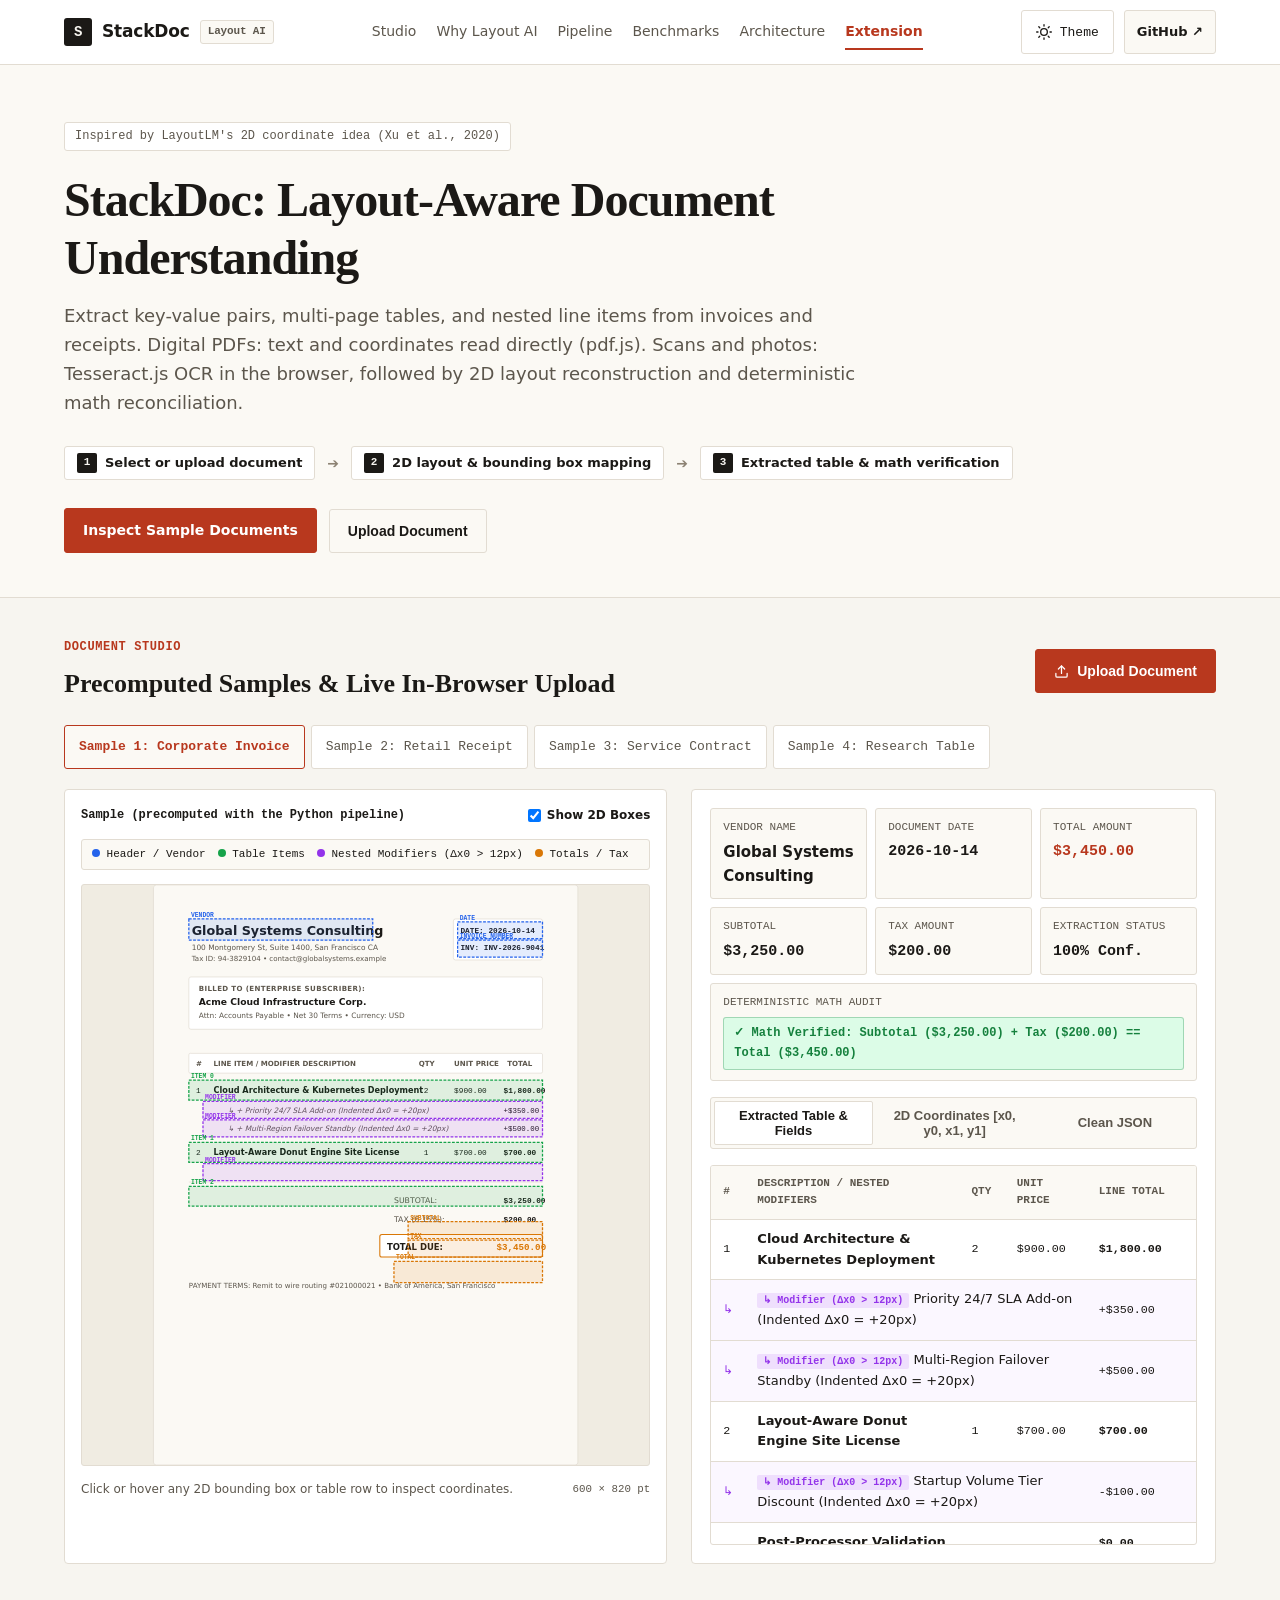
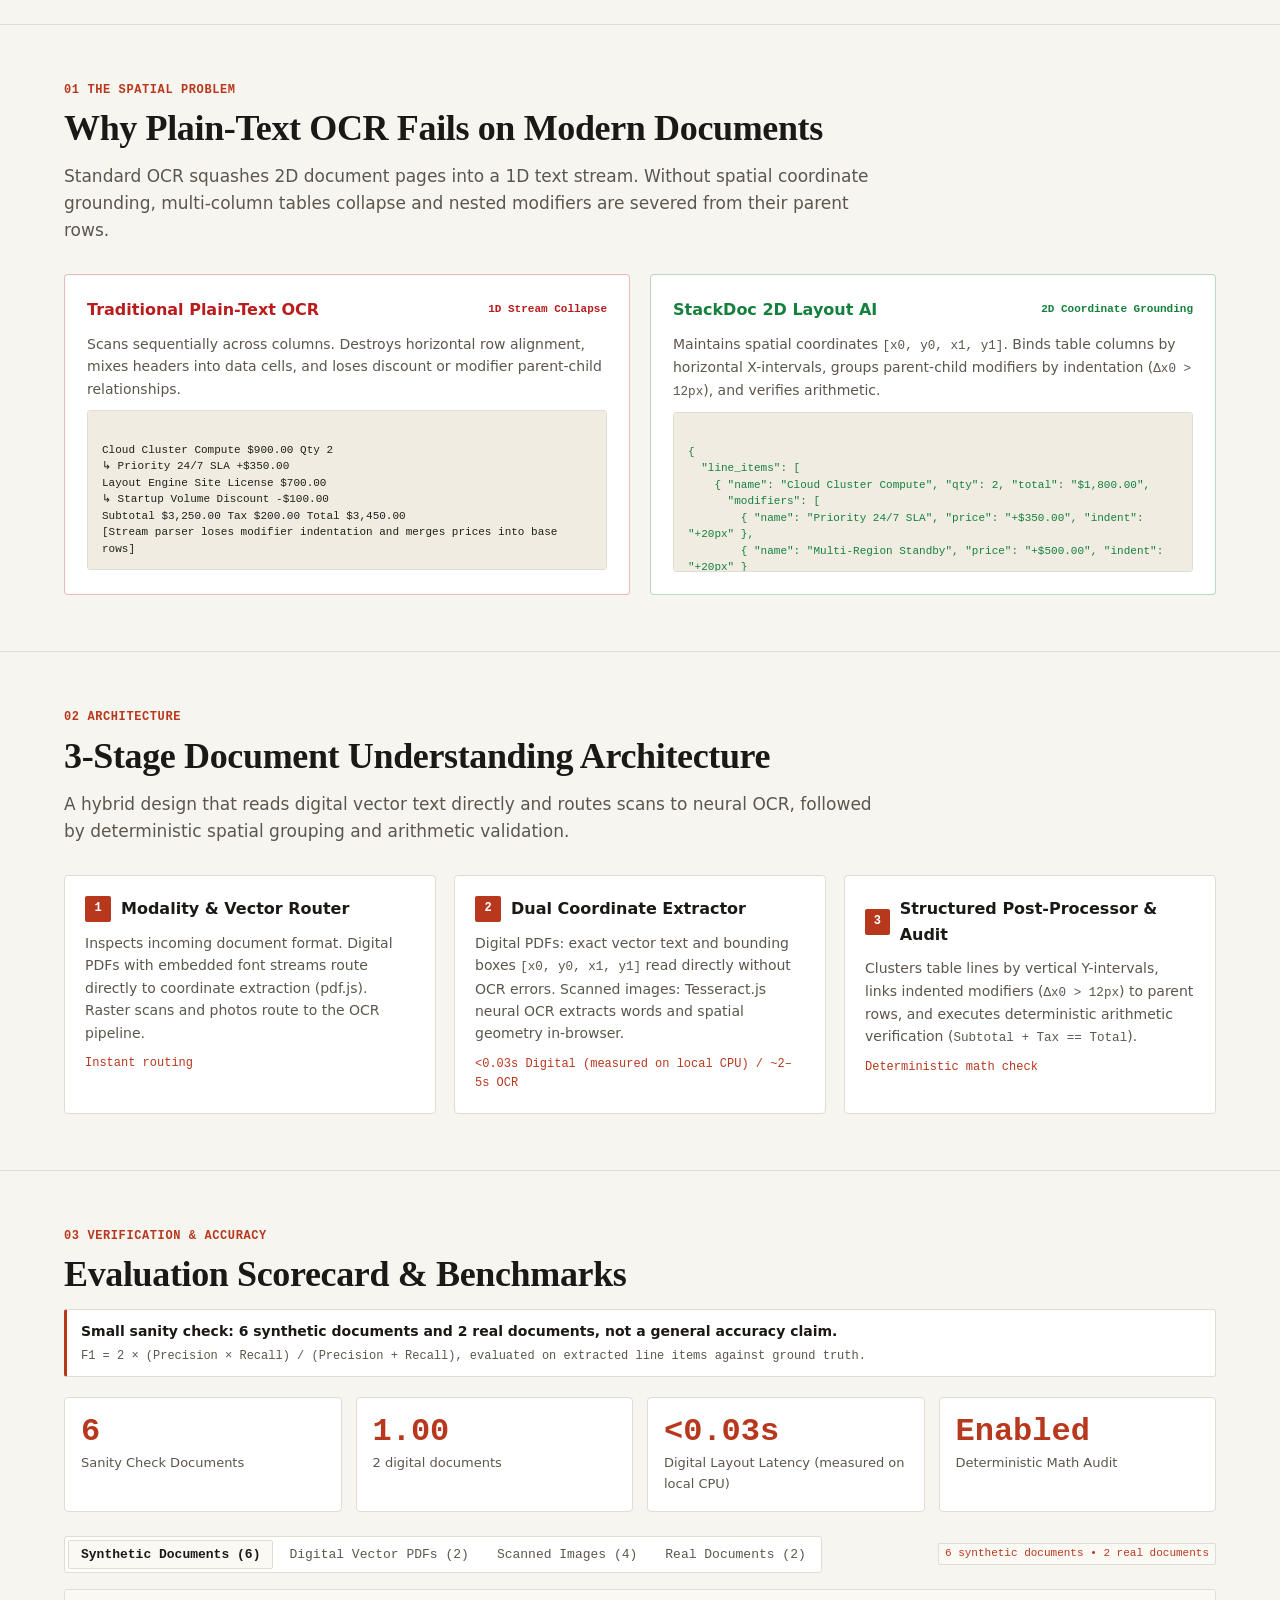
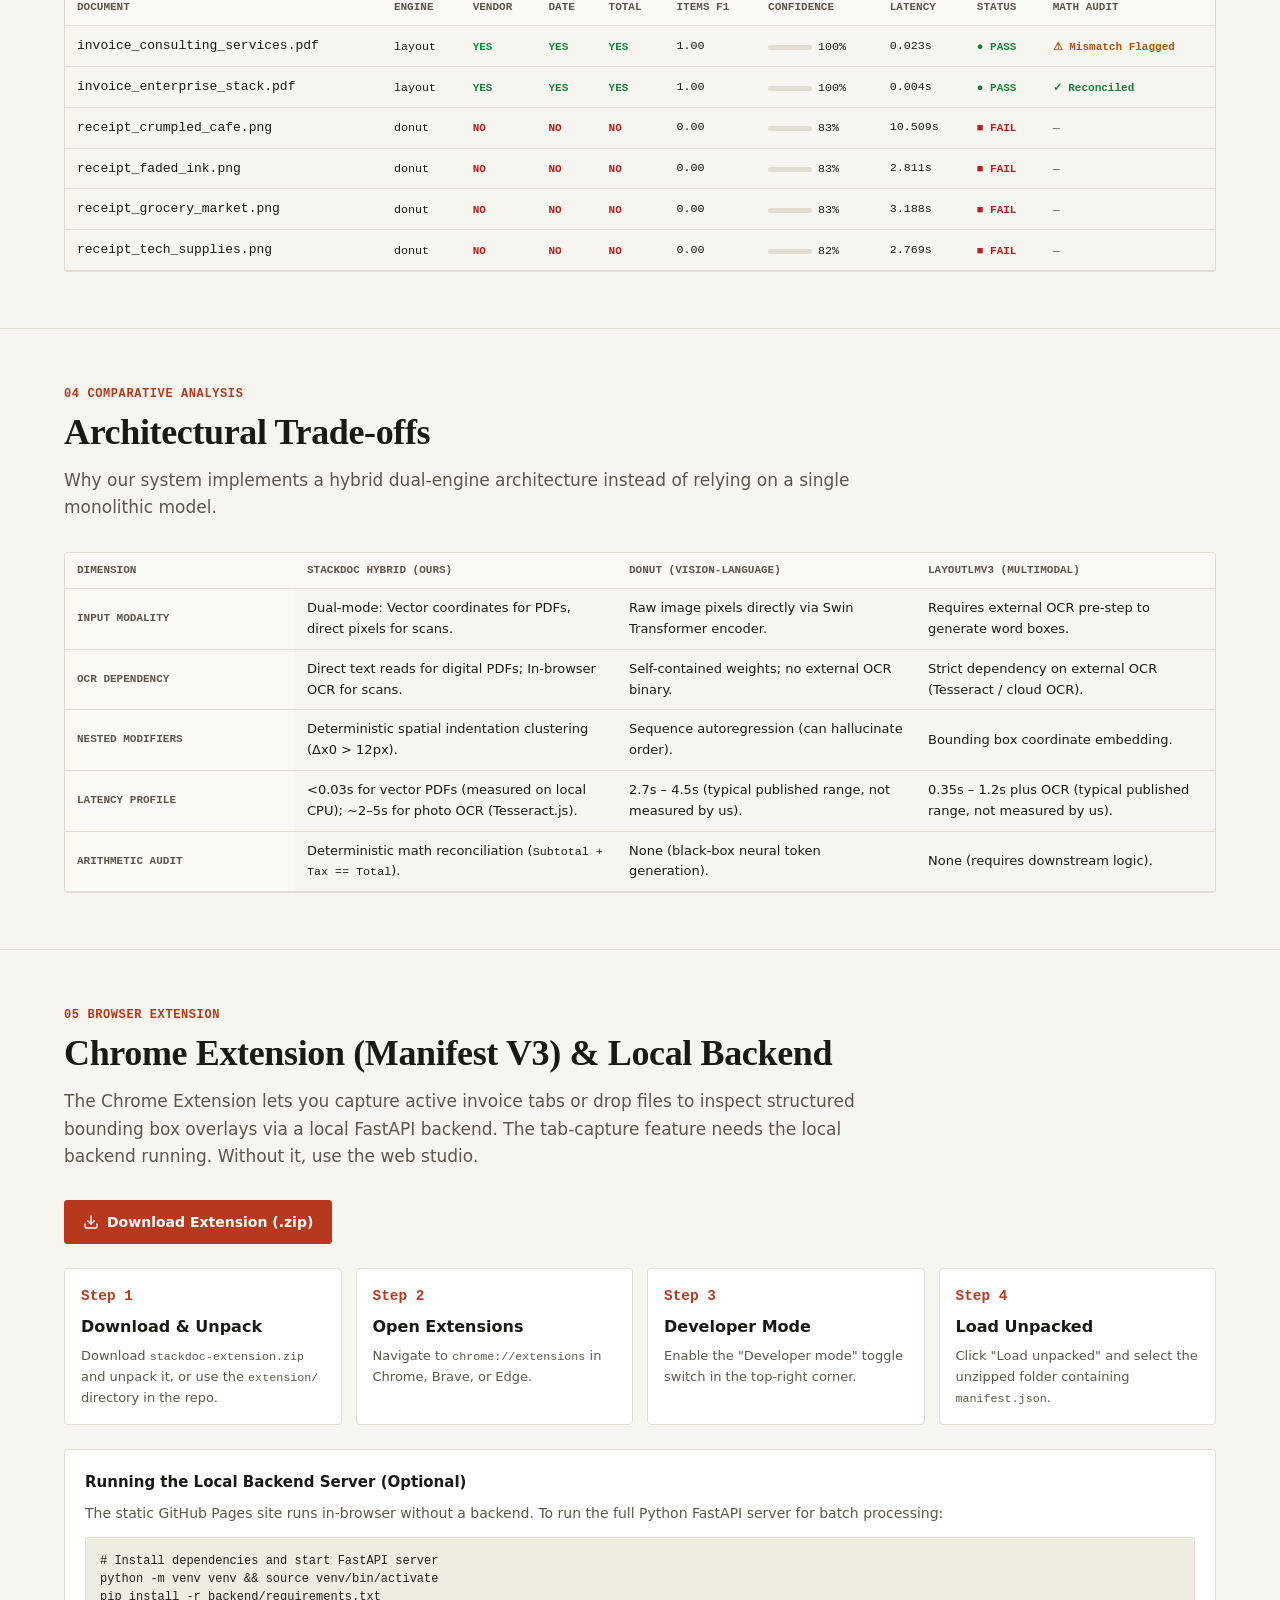
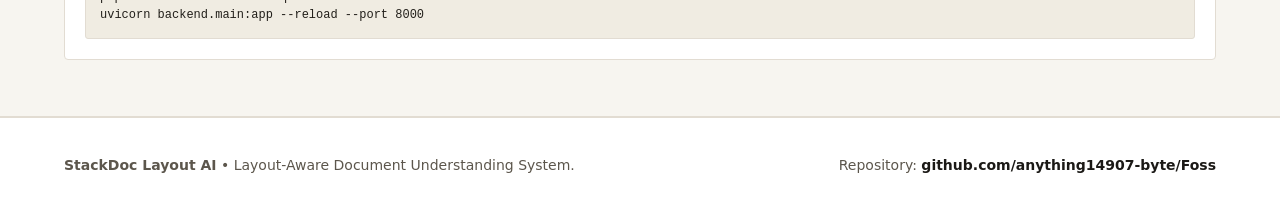
<file: index.html>
<!DOCTYPE html>
<html lang="en">
<head>
  <meta charset="UTF-8">
  <meta name="viewport" content="width=device-width, initial-scale=1.0">
  <title>StackDoc: Layout-Aware Document Understanding</title>
  <meta name="description" content="Dual-engine document understanding: digital vector PDFs via direct coordinate extraction (pdf.js), scans via in-browser Tesseract.js, with 2D layout reconstruction and deterministic math audit.">
  <meta property="og:title" content="StackDoc: Layout-Aware Document Understanding">
  <meta property="og:description" content="Extract structured tables, key-value fields, and nested line items using 2D spatial coordinate grounding [x0, y0, x1, y1] and deterministic math verification.">
  <meta property="og:type" content="website">
  <meta property="og:url" content="https://anything14907-byte.github.io/Foss/">
  <link rel="icon" type="image/svg+xml" href="data:image/svg+xml,%3Csvg xmlns='http://www.w3.org/2000/svg' viewBox='0 0 32 32'%3E%3Crect width='32' height='32' rx='3' fill='%231b1916'/%3E%3Cpath d='M8 6h11l5 5v15H8z' fill='%23f7f5f0'/%3E%3Cpath d='M19 6v5h5' fill='%23e2dcd2'/%3E%3Crect x='11' y='14' width='10' height='2' rx='1' fill='%23b8381e'/%3E%3Crect x='11' y='18' width='10' height='2' rx='1' fill='%235c564c'/%3E%3Crect x='11' y='22' width='6' height='2' rx='1' fill='%235c564c'/%3E%3C/svg%3E">

  <!-- Zero-flash theme initialization -->
  <script>
    (function() {
      try {
        var saved = localStorage.getItem("stackdoc-theme");
        var prefersDark = window.matchMedia && window.matchMedia("(prefers-color-scheme: dark)").matches;
        var theme = saved || (prefersDark ? "dark" : "light");
        document.documentElement.dataset.theme = theme;
        document.documentElement.style.colorScheme = theme;
      } catch (_) {
        document.documentElement.dataset.theme = "light";
        document.documentElement.style.colorScheme = "light";
      }
    })();
  </script>

  <style>
    /* Design Tokens: Editorial Archival Paper & Ink */
    :root {
      --bg: #f7f5f0;
      --surface: #ffffff;
      --surface-raised: #fbf9f4;
      --text: #1b1916;
      --text-muted: #5c564c;
      --border-rule: #e2dcd2;
      --border-ui: #8c8273;
      --accent: #b8381e;
      --accent-contrast: #ffffff;
      --code-bg: #f0ece2;
      --code-text: #221f1a;
      --status-pass-text: #15803d;
      --status-pass-bg: #dcfce7;
      --status-partial-text: #b45309;
      --status-partial-bg: #fef3c7;
      --status-fail-text: #b91c1c;
      --status-fail-bg: #fee2e2;
      --focus-ring: #b8381e;
      --font-serif: "Iowan Old Style", "Apple Garamond", Baskerville, "Times New Roman", "Droid Serif", Times, serif;
      --font-sans: system-ui, -apple-system, BlinkMacSystemFont, "Segoe UI", Roboto, sans-serif;
      --font-mono: ui-monospace, "SF Mono", Menlo, Consolas, "Liberation Mono", monospace;
      color-scheme: light;
    }

    :root[data-theme="dark"] {
      --bg: #12110e;
      --surface: #1a1814;
      --surface-raised: #22201b;
      --text: #ede8df;
      --text-muted: #a39c8e;
      --border-rule: #2e2b24;
      --border-ui: #736b5c;
      --accent: #e05330;
      --accent-contrast: #12110e;
      --code-bg: #171512;
      --code-text: #ede8df;
      --status-pass-text: #4ade80;
      --status-pass-bg: rgba(74, 222, 128, 0.12);
      --status-partial-text: #fbbf24;
      --status-partial-bg: rgba(251, 191, 36, 0.12);
      --status-fail-text: #f87171;
      --status-fail-bg: rgba(248, 113, 113, 0.12);
      --focus-ring: #e05330;
      color-scheme: dark;
    }

    *, *::before, *::after { box-sizing: border-box; margin: 0; padding: 0; }
    html { scroll-behavior: smooth; background-color: var(--bg); color: var(--text); }
    body {
      font-family: var(--font-sans);
      font-size: 16px;
      line-height: 1.6;
      background-color: var(--bg);
      color: var(--text);
      transition: background-color 150ms ease, color 150ms ease;
      -webkit-font-smoothing: antialiased;
    }

    /* Accessibility Focus & Reduced Motion */
    :focus-visible { outline: 2px solid var(--accent); outline-offset: 2px; }
    @media (prefers-reduced-motion: reduce) {
      *, *::before, *::after {
        animation-duration: 0.01ms !important;
        animation-iteration-count: 1 !important;
        transition-duration: 0.01ms !important;
        scroll-behavior: auto !important;
      }
    }

    .skip-link {
      position: absolute; top: -50px; left: 16px; background: var(--accent); color: var(--accent-contrast);
      padding: 10px 18px; z-index: 10000; font-weight: 600; text-decoration: none; border-radius: 3px;
      transition: top 150ms ease;
    }
    .skip-link:focus { top: 16px; }

    .container { width: 100%; max-width: 1200px; margin: 0 auto; padding: 0 24px; }
    .mono { font-family: var(--font-mono); font-size: 0.9em; }
    .hidden { display: none !important; }

    /* Site Header */
    .site-header {
      border-bottom: 1px solid var(--border-rule);
      background: var(--surface);
      position: sticky; top: 0; z-index: 100;
    }
    .header-inner {
      display: flex; align-items: center; justify-content: space-between;
      height: 64px; gap: 16px;
    }
    .brand {
      display: flex; align-items: center; gap: 10px; font-weight: 700; font-size: 17px;
      text-decoration: none; color: var(--text); letter-spacing: -0.01em;
    }
    .brand-mark {
      width: 28px; height: 28px; background: var(--text); color: var(--bg);
      display: inline-flex; align-items: center; justify-content: center;
      font-weight: 800; font-size: 14px; border-radius: 3px; font-family: var(--font-mono);
    }
    .brand-tag {
      font-family: var(--font-mono); font-size: 11px; font-weight: 600;
      color: var(--text-muted); background: var(--surface-raised); border: 1px solid var(--border-rule);
      padding: 2px 7px; border-radius: 3px;
    }

    nav.desktop-nav { display: flex; align-items: center; gap: 20px; }
    nav.desktop-nav a {
      color: var(--text-muted); text-decoration: none; font-size: 14px; font-weight: 500;
      padding: 6px 0; border-bottom: 2px solid transparent; transition: color 150ms ease, border-color 150ms ease;
    }
    nav.desktop-nav a:hover { color: var(--text); }
    nav.desktop-nav a.active { color: var(--accent); border-bottom-color: var(--accent); font-weight: 600; }
    @media (max-width: 820px) { nav.desktop-nav { display: none; } }

    .header-actions { display: flex; align-items: center; gap: 10px; }
    .icon-btn {
      background: transparent; border: 1px solid var(--border-rule); color: var(--text);
      cursor: pointer; min-height: 44px; padding: 8px 14px; border-radius: 3px; font-size: 13px; font-family: var(--font-mono);
      display: inline-flex; align-items: center; gap: 8px; transition: all 150ms ease;
    }
    .icon-btn:hover { border-color: var(--border-ui); background: var(--surface-raised); }

    .btn {
      display: inline-flex; align-items: center; justify-content: center; gap: 8px;
      min-height: 44px; padding: 10px 18px; border-radius: 3px; font-size: 14px; font-weight: 600;
      text-decoration: none; cursor: pointer; transition: all 150ms ease; border: 1px solid transparent;
      white-space: nowrap;
    }
    .btn-primary { background: var(--accent); color: var(--accent-contrast); border-color: var(--accent); }
    .btn-primary:hover { opacity: 0.92; }
    .btn-secondary { background: var(--surface-raised); color: var(--text); border-color: var(--border-rule); }
    .btn-secondary:hover { border-color: var(--border-ui); }

    /* Hero Section (Left Aligned & Editorial) */
    .hero-section {
      padding: 56px 0 44px 0; border-bottom: 1px solid var(--border-rule);
      background: var(--surface-raised); text-align: left;
    }
    .academic-pill {
      display: inline-flex; align-items: center; gap: 8px; padding: 4px 10px;
      background: var(--surface); border: 1px solid var(--border-rule); border-radius: 3px;
      font-size: 12px; font-family: var(--font-mono); color: var(--text-muted); margin-bottom: 20px;
    }
    .academic-pill a { color: var(--accent); text-decoration: none; font-weight: 600; }
    .academic-pill a:hover { text-decoration: underline; }
    .hero-title {
      font-family: var(--font-serif); font-size: clamp(30px, 4.5vw, 48px);
      line-height: 1.2; font-weight: 700; color: var(--text); max-width: 920px; margin-bottom: 16px;
      letter-spacing: -0.02em;
    }
    .hero-subtitle {
      font-size: 18px; color: var(--text-muted); max-width: 820px; margin-bottom: 28px; line-height: 1.6;
    }

    /* 3-Step Numbered Workflow */
    .hero-steps-bar {
      display: flex; align-items: center; flex-wrap: wrap; gap: 12px; margin-bottom: 28px;
    }
    .step-pill {
      display: inline-flex; align-items: center; gap: 8px; font-size: 13px; font-weight: 600; color: var(--text);
      background: var(--surface); border: 1px solid var(--border-rule); padding: 6px 12px; border-radius: 3px;
    }
    .step-num {
      width: 20px; height: 20px; border-radius: 2px; background: var(--text); color: var(--bg);
      font-size: 11px; font-weight: 700; display: inline-flex; align-items: center; justify-content: center; font-family: var(--font-mono);
    }
    .step-arrow { color: var(--border-ui); font-size: 14px; user-select: none; }

    .hero-ctas { display: flex; align-items: center; gap: 12px; flex-wrap: wrap; }

    /* Studio / Workbench Section */
    .studio-section { padding: 40px 0 60px 0; border-bottom: 1px solid var(--border-rule); }
    .studio-header {
      display: flex; align-items: center; justify-content: space-between; flex-wrap: wrap; gap: 16px;
      margin-bottom: 20px;
    }
    .studio-tabs {
      display: flex; align-items: center; gap: 6px; overflow-x: auto; padding-bottom: 4px; max-width: 100%;
    }
    .studio-tab-btn {
      background: var(--surface); border: 1px solid var(--border-rule); border-radius: 3px;
      min-height: 44px; padding: 8px 14px; font-family: var(--font-mono); font-size: 13px; color: var(--text-muted);
      cursor: pointer; white-space: nowrap; transition: all 120ms ease;
    }
    .studio-tab-btn:hover { border-color: var(--border-ui); color: var(--text); }
    .studio-tab-btn.active {
      background: var(--surface-raised); border-color: var(--accent); color: var(--accent); font-weight: 700;
    }

    /* Studio Layout: Left Document Stage, Right Data Panel */
    .studio-grid {
      display: grid; grid-template-columns: 1.15fr 1fr; gap: 24px;
    }
    @media (max-width: 980px) { .studio-grid { grid-template-columns: 1fr; } }

    /* Left Stage */
    .stage-card {
      background: var(--surface); border: 1px solid var(--border-rule); border-radius: 4px;
      padding: 16px; display: flex; flex-direction: column; gap: 14px;
    }
    .stage-toolbar {
      display: flex; align-items: center; justify-content: space-between; flex-wrap: wrap; gap: 10px;
      font-size: 13px;
    }
    .stage-engine-badge {
      font-family: var(--font-mono); font-weight: 600; font-size: 12px; color: var(--text);
      display: inline-flex; align-items: center; gap: 6px;
    }
    .stage-controls { display: flex; align-items: center; gap: 12px; flex-wrap: wrap; }
    .pdf-nav-controls {
      display: inline-flex; align-items: center; gap: 6px; font-family: var(--font-mono); font-size: 12px;
    }
    .pdf-nav-btn {
      background: var(--surface-raised); border: 1px solid var(--border-rule); color: var(--text);
      cursor: pointer; padding: 3px 8px; border-radius: 2px; font-size: 11px; font-family: var(--font-mono);
    }
    .pdf-nav-btn:hover { border-color: var(--border-ui); }
    .stage-legend {
      display: flex; align-items: center; gap: 12px; font-size: 11px; font-family: var(--font-mono);
      flex-wrap: wrap; padding: 6px 10px; background: var(--surface-raised); border-radius: 3px; border: 1px solid var(--border-rule);
    }
    .legend-dot { width: 8px; height: 8px; border-radius: 50%; display: inline-block; }
    .dot-blue { background: #2563eb; }
    .dot-green { background: #16a34a; }
    .dot-purple { background: #9333ea; }
    .dot-amber { background: #d97706; }

    /* Document Viewport Wrapper */
    .doc-viewport {
      position: relative; width: 100%; border: 1px solid var(--border-rule); border-radius: 3px;
      overflow: hidden; background: var(--code-bg); min-height: 480px;
      display: flex; align-items: center; justify-content: center;
    }
    .doc-sheet-svg { width: 100%; height: auto; display: block; max-height: 580px; }
    .doc-canvas-view {
      position: relative; display: inline-block; width: 100%; max-height: 580px;
      text-align: center; overflow: hidden;
    }
    .doc-canvas-view img, .doc-canvas-view canvas {
      max-width: 100%; height: auto; max-height: 580px; display: block; margin: 0 auto;
    }
    .overlay-boxes-container {
      position: absolute; top: 0; left: 0; width: 100%; height: 100%; pointer-events: none;
    }

    /* Bounding Box Elements */
    .bbox-interactive {
      position: absolute; pointer-events: all; cursor: pointer; box-sizing: border-box;
      transition: background-color 120ms ease, box-shadow 120ms ease, border-color 120ms ease; border: 1.5px solid; z-index: 10;
    }
    .bbox-interactive:hover, .bbox-interactive.highlighted {
      z-index: 50; border-width: 2px !important;
      box-shadow: 0 0 0 2px rgba(255,255,255,0.8), 0 3px 8px rgba(0,0,0,0.2) !important;
    }
    .bbox-header { border-color: #2563eb; background: rgba(37, 99, 235, 0.12); }
    .bbox-item { border-color: #16a34a; background: rgba(22, 163, 74, 0.12); }
    .bbox-mod { border-color: #9333ea; background: rgba(147, 51, 234, 0.14); }
    .bbox-total { border-color: #d97706; background: rgba(217, 119, 6, 0.16); }
    .bbox-word { border-color: rgba(120, 113, 108, 0.7); background: rgba(120, 113, 108, 0.08); border-style: dashed; }

    /* SVG Document Sheet styling for presets */
    .doc-paper-bg { fill: var(--surface-raised); stroke: var(--border-rule); stroke-width: 1; pointer-events: all; }
    .doc-text-main { fill: var(--text); font-family: var(--font-sans); }
    .doc-text-mono { fill: var(--text); font-family: var(--font-mono); }
    .doc-text-muted { fill: var(--text-muted); font-family: var(--font-sans); }
    #sampleDocContent, #sampleDocContent * {
      pointer-events: none !important;
      user-select: none !important;
    }
    .svg-bbox-rect {
      cursor: pointer; pointer-events: all; stroke-width: 1.8; stroke-dasharray: 4 2;
      fill-opacity: 0.12;
      transition: fill-opacity 120ms ease, stroke-width 120ms ease;
    }
    .svg-bbox-rect:hover, .svg-bbox-rect.highlighted {
      stroke-width: 2.2 !important; stroke-dasharray: none !important; fill-opacity: 0.35 !important;
    }
    .svg-bbox-tag {
      font-family: var(--font-mono); font-size: 9px; font-weight: 700;
      pointer-events: none !important; user-select: none !important;
    }

    /* Scanning progress overlay */
    .scan-overlay {
      position: absolute; top: 0; left: 0; width: 100%; height: 100%;
      background: rgba(18, 17, 14, 0.82); color: #ffffff;
      display: flex; flex-direction: column; align-items: center; justify-content: center;
      gap: 14px; z-index: 100;
    }
    .scan-laser-line {
      position: absolute; left: 0; right: 0; height: 2px;
      background: linear-gradient(90deg, transparent, #22c55e, #38bdf8, transparent);
      animation: laserScan 1.6s ease-in-out infinite alternate;
    }
    @keyframes laserScan { 0% { top: 12%; } 100% { top: 88%; } }

    .scan-progress-bar-wrap {
      width: 260px; height: 6px; background: rgba(255, 255, 255, 0.2);
      border-radius: 3px; overflow: hidden;
    }
    .scan-progress-fill {
      height: 100%; width: 0%; background: #22c55e; transition: width 150ms ease;
    }

    /* Drop zone hover state */
    .doc-viewport.drag-over {
      outline: 2px dashed var(--accent); outline-offset: -8px; background: var(--surface-raised);
    }

    /* Right Output Panel */
    .output-card {
      background: var(--surface); border: 1px solid var(--border-rule); border-radius: 4px;
      padding: 18px; display: flex; flex-direction: column; gap: 16px;
    }

    /* 2x3 Summary Cards Grid */
    .summary-grid {
      display: grid; grid-template-columns: repeat(3, 1fr); gap: 8px;
    }
    @media (max-width: 600px) { .summary-grid { grid-template-columns: 1fr 1fr; } }
    .sum-cell {
      background: var(--surface-raised); border: 1px solid var(--border-rule); border-radius: 3px;
      padding: 10px 12px; display: flex; flex-direction: column; gap: 4px;
    }
    .sum-cell-wide { grid-column: span 3; }
    @media (max-width: 600px) { .sum-cell-wide { grid-column: span 2; } }
    .sum-label { font-family: var(--font-mono); font-size: 11px; text-transform: uppercase; color: var(--text-muted); }
    .sum-val { font-size: 15px; font-weight: 700; color: var(--text); word-break: break-word; }
    .sum-val-accent { color: var(--accent); }

    /* Status verification pills */
    .verify-pill {
      display: inline-flex; align-items: center; gap: 6px; padding: 6px 10px;
      border-radius: 3px; font-family: var(--font-mono); font-size: 12px; font-weight: 600;
    }
    .verify-pass { background: var(--status-pass-bg); color: var(--status-pass-text); border: 1px solid rgba(21, 128, 61, 0.3); }
    .verify-warn { background: var(--status-partial-bg); color: var(--status-partial-text); border: 1px solid rgba(180, 83, 9, 0.3); }
    .verify-neutral { background: var(--surface-raised); color: var(--text-muted); border: 1px solid var(--border-rule); }

    /* Output Tabs Switcher */
    .out-tabs-bar {
      display: flex; gap: 4px; border: 1px solid var(--border-rule); border-radius: 3px;
      background: var(--surface-raised); padding: 3px;
    }
    .out-tab-btn {
      flex: 1; text-align: center; min-height: 38px; padding: 6px 10px; font-size: 13px; font-weight: 600;
      color: var(--text-muted); background: transparent; border: none; border-radius: 2px;
      cursor: pointer; transition: all 120ms ease;
    }
    .out-tab-btn:hover { color: var(--text); }
    .out-tab-btn.active {
      background: var(--surface); color: var(--text); border: 1px solid var(--border-rule);
    }

    /* Output Tables */
    .table-container {
      overflow-x: auto; border: 1px solid var(--border-rule); border-radius: 3px; max-height: 380px;
    }
    .data-table {
      width: 100%; border-collapse: collapse; font-size: 13px; text-align: left;
    }
    .data-table th, .data-table td {
      padding: 9px 12px; border-bottom: 1px solid var(--border-rule); vertical-align: middle;
    }
    .data-table th {
      background: var(--surface-raised); font-family: var(--font-mono); font-size: 11px;
      text-transform: uppercase; color: var(--text-muted); position: sticky; top: 0; z-index: 2;
    }
    .data-table tbody tr { cursor: pointer; transition: background-color 120ms ease; }
    .data-table tbody tr:hover, .data-table tbody tr.highlighted {
      background: var(--surface-raised) !important; outline: 1.5px solid var(--accent);
    }
    .modifier-badge {
      font-family: var(--font-mono); font-size: 10px; font-weight: 700;
      color: #9333ea; background: rgba(147, 51, 234, 0.12); padding: 2px 6px; border-radius: 2px;
    }

    .coord-badge {
      display: inline-block; font-family: var(--font-mono); font-size: 11px;
      color: var(--accent); background: var(--surface-raised); border: 1px solid var(--border-rule);
      padding: 1px 6px; border-radius: 2px; font-variant-numeric: tabular-nums;
    }

    .code-panel {
      font-family: var(--font-mono); font-size: 12px; line-height: 1.5;
      background: var(--code-bg); color: var(--code-text);
      padding: 14px; border-radius: 3px; overflow: auto; max-height: 380px;
      border: 1px solid var(--border-rule); white-space: pre-wrap; word-break: break-word;
    }

    /* Educational Section Styles */
    .edu-section { padding: 56px 0; border-bottom: 1px solid var(--border-rule); text-align: left; }
    .section-num {
      font-family: var(--font-mono); font-size: 12px; font-weight: 600; text-transform: uppercase;
      letter-spacing: 0.05em; color: var(--accent); margin-bottom: 6px; display: block;
    }
    .section-title {
      font-family: var(--font-serif); font-size: clamp(24px, 3.5vw, 36px);
      line-height: 1.25; margin-bottom: 12px; font-weight: 700; letter-spacing: -0.01em;
    }
    .section-intro {
      font-size: 17px; color: var(--text-muted); max-width: 820px; margin-bottom: 30px; line-height: 1.6;
    }

    /* Comparison Grid */
    .compare-grid { display: grid; grid-template-columns: 1fr 1fr; gap: 20px; }
    @media (max-width: 760px) { .compare-grid { grid-template-columns: 1fr; } }
    .card-fail {
      background: var(--surface); border: 1px solid rgba(185, 28, 28, 0.3); border-radius: 4px;
      padding: 22px; display: flex; flex-direction: column; gap: 10px;
    }
    .card-pass {
      background: var(--surface); border: 1px solid rgba(21, 128, 61, 0.3); border-radius: 4px;
      padding: 22px; display: flex; flex-direction: column; gap: 10px;
    }

    /* 3 Pipeline Cards */
    .pipeline-grid { display: grid; grid-template-columns: repeat(3, 1fr); gap: 18px; }
    @media (max-width: 860px) { .pipeline-grid { grid-template-columns: 1fr; } }
    .pipe-card {
      background: var(--surface); border: 1px solid var(--border-rule); border-radius: 4px;
      padding: 20px; display: flex; flex-direction: column; gap: 10px;
    }
    .pipe-num {
      width: 26px; height: 26px; border-radius: 2px; background: var(--accent); color: var(--accent-contrast);
      font-weight: 700; font-size: 12px; display: inline-flex; align-items: center; justify-content: center; font-family: var(--font-mono);
    }

    /* Benchmark Scorecard */
    .metric-strip {
      display: grid; grid-template-columns: repeat(4, 1fr); gap: 14px; margin-bottom: 24px;
    }
    @media (max-width: 800px) { .metric-strip { grid-template-columns: 1fr 1fr; } }
    .metric-card {
      background: var(--surface); border: 1px solid var(--border-rule); border-radius: 4px;
      padding: 16px; text-align: left;
    }
    .metric-val {
      font-size: clamp(22px, 3vw, 32px); font-weight: 800; font-family: var(--font-mono);
      color: var(--accent); line-height: 1.1; margin-bottom: 4px;
    }
    .metric-label { font-size: 13px; color: var(--text-muted); font-weight: 500; }

    .segmented-control {
      display: inline-flex; gap: 4px; background: var(--surface); border: 1px solid var(--border-rule);
      border-radius: 3px; padding: 3px; overflow-x: auto; max-width: 100%;
    }
    .segment-btn {
      padding: 6px 12px; font-size: 13px; font-family: var(--font-mono); color: var(--text-muted);
      background: transparent; border: none; border-radius: 2px; cursor: pointer; white-space: nowrap;
    }
    .segment-btn:hover { color: var(--text); }
    .segment-btn.active {
      background: var(--surface-raised); color: var(--text); font-weight: 700; border: 1px solid var(--border-rule);
    }

    .conf-bar-wrap { display: inline-flex; align-items: center; gap: 6px; }
    .conf-bar { width: 44px; height: 5px; background: var(--border-rule); border-radius: 2px; overflow: hidden; display: inline-block; }
    .conf-fill { height: 100%; background: var(--accent); }
    .status-dot { font-family: var(--font-mono); font-size: 11px; font-weight: 700; }
    .status-pass { color: var(--status-pass-text); }
    .status-partial { color: var(--status-partial-text); }
    .status-fail { color: var(--status-fail-text); }

    /* Extension Steps */
    .steps-grid { display: grid; grid-template-columns: repeat(auto-fit, minmax(220px, 1fr)); gap: 14px; margin: 24px 0; }
    .step-card {
      background: var(--surface); border: 1px solid var(--border-rule); border-radius: 4px;
      padding: 16px; display: flex; flex-direction: column; gap: 6px;
    }

    /* Toast */
    .toast-pill {
      position: fixed; bottom: 24px; right: 24px; background: var(--accent); color: var(--accent-contrast);
      padding: 10px 18px; border-radius: 3px; font-size: 13px; font-weight: 600; font-family: var(--font-mono);
      box-shadow: 0 4px 12px rgba(0,0,0,0.15); z-index: 9999; opacity: 0; transform: translateY(10px);
      transition: opacity 200ms ease, transform 200ms ease; pointer-events: none;
    }
    .toast-pill.visible { opacity: 1; transform: translateY(0); }

    .site-footer {
      padding: 36px 0; border-top: 1px solid var(--border-rule); background: var(--surface);
      font-size: 14px; color: var(--text-muted);
    }
    .footer-inner { display: flex; justify-content: space-between; align-items: center; flex-wrap: wrap; gap: 16px; }
    .footer-inner a { color: var(--text); text-decoration: none; font-weight: 600; }
    .footer-inner a:hover { text-decoration: underline; }
  </style>
</head>
<body>
  <a href="#main" class="skip-link">Skip to main content</a>

  <!-- Header -->
  <header class="site-header">
    <div class="container header-inner">
      <a href="#" class="brand">
        <span class="brand-mark">S</span>
        <span>StackDoc</span>
        <span class="brand-tag">Layout AI</span>
      </a>

      <nav class="desktop-nav" aria-label="Page sections">
        <a href="#studio">Studio</a>
        <a href="#why-layout">Why Layout AI</a>
        <a href="#pipeline">Pipeline</a>
        <a href="#results">Benchmarks</a>
        <a href="#compare">Architecture</a>
        <a href="#extension">Extension</a>
      </nav>

      <div class="header-actions">
        <button id="themeToggle" class="icon-btn theme-toggle-btn" aria-label="Switch to dark theme" aria-pressed="false" type="button">
          <svg class="theme-icon-sun" width="16" height="16" viewBox="0 0 24 24" fill="none" stroke="currentColor" stroke-width="2" stroke-linecap="round" stroke-linejoin="round" aria-hidden="true">
            <circle cx="12" cy="12" r="5"></circle>
            <line x1="12" y1="1" x2="12" y2="3"></line>
            <line x1="12" y1="21" x2="12" y2="23"></line>
            <line x1="4.22" y1="4.22" x2="5.64" y2="5.64"></line>
            <line x1="18.36" y1="18.36" x2="19.78" y2="19.78"></line>
            <line x1="1" y1="12" x2="3" y2="12"></line>
            <line x1="21" y1="12" x2="23" y2="12"></line>
            <line x1="4.22" y1="19.78" x2="5.64" y2="18.36"></line>
            <line x1="18.36" y1="5.64" x2="19.78" y2="4.22"></line>
          </svg>
          <svg class="theme-icon-moon hidden" width="16" height="16" viewBox="0 0 24 24" fill="none" stroke="currentColor" stroke-width="2" stroke-linecap="round" stroke-linejoin="round" aria-hidden="true">
            <path d="M21 12.79A9 9 0 1 1 11.21 3 7 7 0 0 0 21 12.79z"></path>
          </svg>
          <span class="theme-label-text">Theme</span>
        </button>
        <a href="https://github.com/anything14907-byte/Foss" target="_blank" rel="noopener" class="btn btn-secondary" style="font-size:13px; padding:6px 12px; min-height:44px;">GitHub ↗</a>
      </div>
    </div>
  </header>

  <main id="main">
    <!-- Hero Section -->
    <section class="hero-section">
      <div class="container">
        <div class="academic-pill">
          <span>Inspired by LayoutLM's 2D coordinate idea (Xu et al., 2020)</span>
        </div>

        <h1 class="hero-title">StackDoc: Layout-Aware Document Understanding</h1>
        <p class="hero-subtitle">
          Extract key-value pairs, multi-page tables, and nested line items from invoices and receipts. Digital PDFs: text and coordinates read directly (pdf.js). Scans and photos: Tesseract.js OCR in the browser, followed by 2D layout reconstruction and deterministic math reconciliation.
        </p>

        <!-- 3-Step Numbered Workflow -->
        <div class="hero-steps-bar">
          <div class="step-pill"><span class="step-num">1</span> Select or upload document</div>
          <div class="step-arrow">➔</div>
          <div class="step-pill"><span class="step-num">2</span> 2D layout &amp; bounding box mapping</div>
          <div class="step-arrow">➔</div>
          <div class="step-pill"><span class="step-num">3</span> Extracted table &amp; math verification</div>
        </div>

        <div class="hero-ctas">
          <a href="#studio" class="btn btn-primary">Inspect Sample Documents</a>
          <button id="heroUploadTriggerBtn" type="button" class="btn btn-secondary">Upload Document</button>
        </div>
      </div>
    </section>

    <!-- Interactive AI Studio (Live Inspector & Scanner) -->
    <section id="studio" class="studio-section" aria-labelledby="studioHead">
      <div class="container">
        <div class="studio-header">
          <div>
            <span class="section-num">Document Studio</span>
            <h2 id="studioHead" style="font-family:var(--font-serif); font-size:26px; font-weight:700;">Precomputed Samples &amp; Live In-Browser Upload</h2>
          </div>

          <div style="display:flex; align-items:center; gap:10px; flex-wrap:wrap;">
            <!-- Hidden File Input -->
            <input type="file" id="fileUploadInput" accept=".pdf,.png,.jpg,.jpeg,.webp" style="display:none;">
            <button id="mainUploadBtn" type="button" class="btn btn-primary">
              <svg width="15" height="15" viewBox="0 0 24 24" fill="none" stroke="currentColor" stroke-width="2" stroke-linecap="round" stroke-linejoin="round" aria-hidden="true"><path d="M21 15v4a2 2 0 0 1-2 2H5a2 2 0 0 1-2-2v-4"></path><polyline points="17 8 12 3 7 8"></polyline><line x1="12" y1="3" x2="12" y2="15"></line></svg>
              <span>Upload Document</span>
            </button>
          </div>
        </div>

        <!-- 4 Preset Tabs + Dynamic Upload Tab -->
        <div class="studio-tabs" id="studioTabsBar" role="tablist" aria-label="Sample and uploaded documents">
          <button class="studio-tab-btn active" role="tab" aria-selected="true" data-preset-idx="0">Sample 1: Corporate Invoice</button>
          <button class="studio-tab-btn" role="tab" aria-selected="false" data-preset-idx="1">Sample 2: Retail Receipt</button>
          <button class="studio-tab-btn" role="tab" aria-selected="false" data-preset-idx="2">Sample 3: Service Contract</button>
          <button class="studio-tab-btn" role="tab" aria-selected="false" data-preset-idx="3">Sample 4: Research Table</button>
          <button id="uploadTabBtn" class="studio-tab-btn hidden" role="tab" aria-selected="false">Live Upload</button>
        </div>

        <div class="studio-grid" style="margin-top:16px;">
          <!-- Left Column: Document Stage -->
          <div class="stage-card">
            <div class="stage-toolbar">
              <span id="studioEngineBadge" class="stage-engine-badge">Sample (precomputed with the Python pipeline)</span>

              <div class="stage-controls">
                <div id="pdfPageNav" class="pdf-nav-controls hidden">
                  <button id="pdfPrevPageBtn" class="pdf-nav-btn hidden" type="button" aria-label="Previous page">Prev</button>
                  <span>Page <select id="pdfPageSelect" aria-label="Select page"></select> of <span id="pdfTotalPages">1</span></span>
                  <button id="pdfNextPageBtn" class="pdf-nav-btn hidden" type="button" aria-label="Next page">Next</button>
                </div>

                <label style="cursor:pointer; display:inline-flex; align-items:center; gap:6px; font-size:12px; font-weight:600;">
                  <input type="checkbox" id="boxToggle" checked>
                  <span>Show 2D Boxes</span>
                </label>
                <span id="hoverInfoPill" class="coord-badge" style="display:none;">Hover to inspect</span>
              </div>
            </div>

            <div class="stage-legend">
              <span><span class="legend-dot dot-blue"></span> Header / Vendor</span>
              <span><span class="legend-dot dot-green"></span> Table Items</span>
              <span><span class="legend-dot dot-purple"></span> Nested Modifiers (&Delta;x0 &gt; 12px)</span>
              <span><span class="legend-dot dot-amber"></span> Totals / Tax</span>
            </div>

            <!-- Main Document Stage Viewport -->
            <div id="docStageContainer" class="doc-viewport" tabindex="0" aria-label="Document visual inspector stage">
              <!-- Scanning Progress Overlay -->
              <div id="scanProgressOverlay" class="scan-overlay hidden" role="dialog" aria-modal="true" aria-labelledby="scanProgressTitle">
                <div class="scan-laser-line"></div>
                <div id="scanProgressTitle" style="font-weight:700; font-size:15px; letter-spacing:0.02em;">Document Processing</div>
                <div id="scanStatusText" style="font-family:var(--font-mono); font-size:12px; color:#cbd5e1;" aria-live="polite">Loading OCR engine...</div>
                <div class="scan-progress-bar-wrap">
                  <div id="scanProgressBar" class="scan-progress-fill" role="progressbar" aria-valuenow="0" aria-valuemin="0" aria-valuemax="100"></div>
                </div>
                <div style="display:flex; gap:10px; margin-top:4px;">
                  <button id="cancelScanBtn" type="button" class="btn btn-secondary hidden" style="min-height:36px; padding:6px 14px; font-size:12px;">Cancel</button>
                  <button id="scanRetryBtn" type="button" class="btn btn-primary hidden" style="min-height:36px; padding:6px 14px; font-size:12px;">Retry</button>
                </div>
              </div>

              <!-- Preset SVG Mode -->
              <svg id="sampleBoxSvg" class="doc-sheet-svg" viewBox="0 0 600 820" preserveAspectRatio="xMidYMid meet" aria-label="Precomputed document vector sheet">
                <!-- Preset vector document rendered here -->
              </svg>

              <!-- Upload Canvas Mode -->
              <div id="uploadCanvasWrapper" class="doc-canvas-view hidden">
                <img id="uploadedImg" style="display:none;" alt="Uploaded document preview">
                <canvas id="pdfRenderCanvas" style="display:none;"></canvas>
                <div id="overlayBoxesContainer" class="overlay-boxes-container"></div>
              </div>
            </div>

            <div style="display:flex; justify-content:space-between; align-items:center; font-size:12px; color:var(--text-muted);">
              <span>Click or hover any 2D bounding box or table row to inspect coordinates.</span>
              <span id="coordDimensionsBadge" class="mono">600 × 820 pt</span>
            </div>
          </div>

          <!-- Right Column: Structured Output Workspace -->
          <div class="output-card">
            <!-- 2x3 Summary Cards Grid -->
            <div class="summary-grid">
              <div class="sum-cell">
                <span class="sum-label">Vendor Name</span>
                <span id="outVendor" class="sum-val">Global Systems Consulting</span>
              </div>
              <div class="sum-cell">
                <span class="sum-label">Document Date</span>
                <span id="outDate" class="sum-val mono">2026-10-14</span>
              </div>
              <div class="sum-cell">
                <span class="sum-label">Total Amount</span>
                <span id="outTotal" class="sum-val sum-val-accent mono">$3,450.00</span>
              </div>
              <div class="sum-cell">
                <span class="sum-label">Subtotal</span>
                <span id="outSubtotal" class="sum-val mono">$3,250.00</span>
              </div>
              <div class="sum-cell">
                <span class="sum-label">Tax Amount</span>
                <span id="outTax" class="sum-val mono">$200.00</span>
              </div>
              <div class="sum-cell">
                <span class="sum-label">Extraction Status</span>
                <span id="outConfidence" class="sum-val mono">100% Conf.</span>
              </div>
              <div class="sum-cell sum-cell-wide">
                <span class="sum-label">Deterministic Math Audit</span>
                <div id="outMathPill" class="verify-pill verify-pass" style="margin-top:2px;">
                  <span>✓ Math Verified: Subtotal ($3,250.00) + Tax ($200.00) == Total ($3,450.00)</span>
                </div>
              </div>
            </div>

            <!-- Output Tabs -->
            <div class="out-tabs-bar" role="tablist" aria-label="Output format views">
              <button id="tabBtnTable" class="out-tab-btn active" role="tab" aria-selected="true">Extracted Table &amp; Fields</button>
              <button id="tabBtnTokens" class="out-tab-btn" role="tab" aria-selected="false">2D Coordinates [x0, y0, x1, y1]</button>
              <button id="tabBtnJson" class="out-tab-btn" role="tab" aria-selected="false">Clean JSON</button>
            </div>

            <!-- View 1: Extracted Table & Fields -->
            <div id="viewPanelTable" class="table-container" role="tabpanel">
              <table class="data-table">
                <thead>
                  <tr>
                    <th scope="col">#</th>
                    <th scope="col">Description / Nested Modifiers</th>
                    <th scope="col">Qty</th>
                    <th scope="col">Unit Price</th>
                    <th scope="col">Line Total</th>
                  </tr>
                </thead>
                <tbody id="tableBodyItems">
                  <!-- Populated dynamically -->
                </tbody>
              </table>
            </div>

            <!-- View 2: 2D Coordinates Table -->
            <div id="viewPanelTokens" class="table-container hidden" role="tabpanel">
              <table class="data-table">
                <thead>
                  <tr>
                    <th scope="col">Field / Entity</th>
                    <th scope="col">Detected Value</th>
                    <th scope="col">2D Coordinates [x0, y0, x1, y1]</th>
                    <th scope="col">Confidence</th>
                  </tr>
                </thead>
                <tbody id="tableBodyTokens">
                  <!-- Populated dynamically -->
                </tbody>
              </table>
            </div>

            <!-- View 3: Clean JSON -->
            <div id="viewPanelJson" class="hidden" role="tabpanel">
              <div style="display:flex; justify-content:space-between; align-items:center; margin-bottom:8px;">
                <span style="font-family:var(--font-mono); font-size:11px; text-transform:uppercase; color:var(--text-muted);">Standardized Output Schema</span>
                <div style="display:flex; gap:8px;">
                  <button id="copyJsonBtn" type="button" class="btn btn-secondary" style="font-size:12px; padding:6px 12px; min-height:36px;">Copy JSON</button>
                  <button id="downloadJsonBtn" type="button" class="btn btn-secondary" style="font-size:12px; padding:6px 12px; min-height:36px;">Download .json</button>
                </div>
              </div>
              <pre class="code-panel"><code id="jsonPreOutput"></code></pre>
            </div>
          </div>
        </div>
      </div>
    </section>

    <!-- 01 Why Normal OCR Fails vs. Layout AI -->
    <section id="why-layout" class="edu-section" aria-labelledby="whyHead">
      <div class="container">
        <span class="section-num">01 The Spatial Problem</span>
        <h2 id="whyHead" class="section-title">Why Plain-Text OCR Fails on Modern Documents</h2>
        <p class="section-intro">
          Standard OCR squashes 2D document pages into a 1D text stream. Without spatial coordinate grounding, multi-column tables collapse and nested modifiers are severed from their parent rows.
        </p>

        <div class="compare-grid">
          <div class="card-fail">
            <div style="display:flex; justify-content:space-between; align-items:center;">
              <strong style="color:var(--status-fail-text);">Traditional Plain-Text OCR</strong>
              <span class="status-dot status-fail">1D Stream Collapse</span>
            </div>
            <p style="font-size:14px; color:var(--text-muted);">
              Scans sequentially across columns. Destroys horizontal row alignment, mixes headers into data cells, and loses discount or modifier parent-child relationships.
            </p>
            <div class="code-panel" style="font-size:11px; max-height:160px;">
Cloud Cluster Compute $900.00 Qty 2
↳ Priority 24/7 SLA +$350.00
Layout Engine Site License $700.00
↳ Startup Volume Discount -$100.00
Subtotal $3,250.00 Tax $200.00 Total $3,450.00
[Stream parser loses modifier indentation and merges prices into base rows]
            </div>
          </div>

          <div class="card-pass">
            <div style="display:flex; justify-content:space-between; align-items:center;">
              <strong style="color:var(--status-pass-text);">StackDoc 2D Layout AI</strong>
              <span class="status-dot status-pass">2D Coordinate Grounding</span>
            </div>
            <p style="font-size:14px; color:var(--text-muted);">
              Maintains spatial coordinates <code class="mono">[x0, y0, x1, y1]</code>. Binds table columns by horizontal X-intervals, groups parent-child modifiers by indentation (<code class="mono">&Delta;x0 &gt; 12px</code>), and verifies arithmetic.
            </p>
            <div class="code-panel" style="font-size:11px; max-height:160px; color:var(--status-pass-text);">
{
  "line_items": [
    { "name": "Cloud Cluster Compute", "qty": 2, "total": "$1,800.00",
      "modifiers": [
        { "name": "Priority 24/7 SLA", "price": "+$350.00", "indent": "+20px" },
        { "name": "Multi-Region Standby", "price": "+$500.00", "indent": "+20px" }
      ]
    }
  ],
  "math_verified": true
}
            </div>
          </div>
        </div>
      </div>
    </section>

    <!-- 02 3-Stage Pipeline -->
    <section id="pipeline" class="edu-section" aria-labelledby="pipeHead">
      <div class="container">
        <span class="section-num">02 Architecture</span>
        <h2 id="pipeHead" class="section-title">3-Stage Document Understanding Architecture</h2>
        <p class="section-intro">
          A hybrid design that reads digital vector text directly and routes scans to neural OCR, followed by deterministic spatial grouping and arithmetic validation.
        </p>

        <div class="pipeline-grid">
          <div class="pipe-card">
            <div style="display:flex; align-items:center; gap:10px;">
              <span class="pipe-num">1</span>
              <strong>Modality &amp; Vector Router</strong>
            </div>
            <p style="font-size:14px; color:var(--text-muted);">
              Inspects incoming document format. Digital PDFs with embedded font streams route directly to coordinate extraction (pdf.js). Raster scans and photos route to the OCR pipeline.
            </p>
            <span class="mono" style="font-size:12px; color:var(--accent);">Instant routing</span>
          </div>

          <div class="pipe-card">
            <div style="display:flex; align-items:center; gap:10px;">
              <span class="pipe-num">2</span>
              <strong>Dual Coordinate Extractor</strong>
            </div>
            <p style="font-size:14px; color:var(--text-muted);">
              Digital PDFs: exact vector text and bounding boxes <code class="mono">[x0, y0, x1, y1]</code> read directly without OCR errors. Scanned images: Tesseract.js neural OCR extracts words and spatial geometry in-browser.
            </p>
            <span class="mono" style="font-size:12px; color:var(--accent);">&lt;0.03s Digital (measured on local CPU) / ~2&ndash;5s OCR</span>
          </div>

          <div class="pipe-card">
            <div style="display:flex; align-items:center; gap:10px;">
              <span class="pipe-num">3</span>
              <strong>Structured Post-Processor &amp; Audit</strong>
            </div>
            <p style="font-size:14px; color:var(--text-muted);">
              Clusters table lines by vertical Y-intervals, links indented modifiers (<code class="mono">&Delta;x0 &gt; 12px</code>) to parent rows, and executes deterministic arithmetic verification (<code class="mono">Subtotal + Tax == Total</code>).
            </p>
            <span class="mono" style="font-size:12px; color:var(--accent);">Deterministic math check</span>
          </div>
        </div>
      </div>
    </section>

    <!-- 03 Evaluation Results & Scorecard -->
    <section id="results" class="edu-section" aria-labelledby="resultsHead">
      <div class="container">
        <span class="section-num">03 Verification &amp; Accuracy</span>
        <h2 id="resultsHead" class="section-title">Evaluation Scorecard &amp; Benchmarks</h2>
        <div style="background:var(--surface); border:1px solid var(--border-rule); border-left:3px solid var(--accent); padding:10px 14px; border-radius:3px; margin-bottom:20px;">
          <p style="font-size:14px; font-weight:600; color:var(--text);">Small sanity check: 6 synthetic documents and 2 real documents, not a general accuracy claim.</p>
          <p class="mono" style="font-size:12px; color:var(--text-muted); margin-top:4px;">F1 = 2 &times; (Precision &times; Recall) / (Precision + Recall), evaluated on extracted line items against ground truth.</p>
        </div>

        <div class="metric-strip">
          <div class="metric-card">
            <div id="statDocCount" class="metric-val">6</div>
            <div id="labelDocCount" class="metric-label">Sanity Check Documents</div>
          </div>
          <div class="metric-card">
            <div id="statF1" class="metric-val">1.00</div>
            <div id="labelF1" class="metric-label">2 digital documents</div>
          </div>
          <div class="metric-card">
            <div id="statLatency" class="metric-val">&lt;0.03s</div>
            <div id="labelLatency" class="metric-label">Digital Layout Latency (measured on local CPU)</div>
          </div>
          <div class="metric-card">
            <div id="statConf" class="metric-val">Enabled</div>
            <div id="labelConf" class="metric-label">Deterministic Math Audit</div>
          </div>
        </div>

        <div style="display:flex; justify-content:space-between; align-items:center; flex-wrap:wrap; gap:12px; margin-bottom:16px;">
          <div class="segmented-control" role="tablist" aria-label="Dataset filter">
            <button id="btnDatasetAll" class="segment-btn active" role="tab" aria-selected="true">Synthetic Documents (6)</button>
            <button id="btnDatasetDigital" class="segment-btn" role="tab" aria-selected="false">Digital Vector PDFs (2)</button>
            <button id="btnDatasetScans" class="segment-btn" role="tab" aria-selected="false">Scanned Images (4)</button>
            <button id="btnDatasetReal" class="segment-btn" role="tab" aria-selected="false">Real Documents (2)</button>
          </div>
          <span id="datasetBadge" class="coord-badge">6 synthetic documents • 2 real documents</span>
        </div>

        <div class="table-container">
          <table class="data-table" id="evalScorecardTable">
            <thead>
              <tr>
                <th scope="col">Document</th>
                <th scope="col">Engine</th>
                <th scope="col">Vendor</th>
                <th scope="col">Date</th>
                <th scope="col">Total</th>
                <th scope="col">Items F1</th>
                <th scope="col">Confidence</th>
                <th scope="col">Latency</th>
                <th scope="col">Status</th>
                <th scope="col">Math Audit</th>
              </tr>
            </thead>
            <tbody id="evalTableBody">
              <!-- Rendered dynamically -->
            </tbody>
          </table>
        </div>
      </div>
    </section>

    <!-- Architecture Comparison Table -->
    <section id="compare" class="edu-section" aria-labelledby="compareHead">
      <div class="container">
        <span class="section-num">04 Comparative Analysis</span>
        <h2 id="compareHead" class="section-title">Architectural Trade-offs</h2>
        <p class="section-intro">
          Why our system implements a hybrid dual-engine architecture instead of relying on a single monolithic model.
        </p>

        <div class="table-container">
          <table class="data-table">
            <thead>
              <tr>
                <th scope="col" style="width:20%;">Dimension</th>
                <th scope="col" style="width:28%;">StackDoc Hybrid (Ours)</th>
                <th scope="col" style="width:26%;">Donut (Vision-Language)</th>
                <th scope="col" style="width:26%;">LayoutLMv3 (Multimodal)</th>
              </tr>
            </thead>
            <tbody>
              <tr>
                <th scope="row">Input Modality</th>
                <td>Dual-mode: Vector coordinates for PDFs, direct pixels for scans.</td>
                <td>Raw image pixels directly via Swin Transformer encoder.</td>
                <td>Requires external OCR pre-step to generate word boxes.</td>
              </tr>
              <tr>
                <th scope="row">OCR Dependency</th>
                <td>Direct text reads for digital PDFs; In-browser OCR for scans.</td>
                <td>Self-contained weights; no external OCR binary.</td>
                <td>Strict dependency on external OCR (Tesseract / cloud OCR).</td>
              </tr>
              <tr>
                <th scope="row">Nested Modifiers</th>
                <td>Deterministic spatial indentation clustering (&Delta;x0 &gt; 12px).</td>
                <td>Sequence autoregression (can hallucinate order).</td>
                <td>Bounding box coordinate embedding.</td>
              </tr>
              <tr>
                <th scope="row">Latency Profile</th>
                <td>&lt;0.03s for vector PDFs (measured on local CPU); ~2&ndash;5s for photo OCR (Tesseract.js).</td>
                <td>2.7s &ndash; 4.5s (typical published range, not measured by us).</td>
                <td>0.35s &ndash; 1.2s plus OCR (typical published range, not measured by us).</td>
              </tr>
              <tr>
                <th scope="row">Arithmetic Audit</th>
                <td>Deterministic math reconciliation (<code class="mono">Subtotal + Tax == Total</code>).</td>
                <td>None (black-box neural token generation).</td>
                <td>None (requires downstream logic).</td>
              </tr>
            </tbody>
          </table>
        </div>
      </div>
    </section>

    <!-- 05 Chrome Extension & Local Setup -->
    <section id="extension" class="edu-section" aria-labelledby="extHead">
      <div class="container">
        <span class="section-num">05 Browser Extension</span>
        <h2 id="extHead" class="section-title">Chrome Extension (Manifest V3) &amp; Local Backend</h2>
        <p class="section-intro">
          The Chrome Extension lets you capture active invoice tabs or drop files to inspect structured bounding box overlays via a local FastAPI backend. The tab-capture feature needs the local backend running. Without it, use the web studio.
        </p>

        <div style="margin-bottom:24px;">
          <a href="assets/stackdoc-extension.zip" download="stackdoc-extension.zip" class="btn btn-primary" style="display:inline-flex; align-items:center; gap:8px;">
            <svg width="16" height="16" viewBox="0 0 24 24" fill="none" stroke="currentColor" stroke-width="2" stroke-linecap="round" stroke-linejoin="round" aria-hidden="true"><path d="M21 15v4a2 2 0 0 1-2 2H5a2 2 0 0 1-2-2v-4"></path><polyline points="7 10 12 15 17 10"></polyline><line x1="12" y1="15" x2="12" y2="3"></line></svg>
            <span>Download Extension (.zip)</span>
          </a>
        </div>

        <div class="steps-grid">
          <div class="step-card">
            <span class="mono" style="font-weight:700; color:var(--accent);">Step 1</span>
            <span style="font-weight:600;">Download &amp; Unpack</span>
            <span style="font-size:13px; color:var(--text-muted);">Download <code class="mono">stackdoc-extension.zip</code> and unpack it, or use the <code class="mono">extension/</code> directory in the repo.</span>
          </div>
          <div class="step-card">
            <span class="mono" style="font-weight:700; color:var(--accent);">Step 2</span>
            <span style="font-weight:600;">Open Extensions</span>
            <span style="font-size:13px; color:var(--text-muted);">Navigate to <code class="mono">chrome://extensions</code> in Chrome, Brave, or Edge.</span>
          </div>
          <div class="step-card">
            <span class="mono" style="font-weight:700; color:var(--accent);">Step 3</span>
            <span style="font-weight:600;">Developer Mode</span>
            <span style="font-size:13px; color:var(--text-muted);">Enable the "Developer mode" toggle switch in the top-right corner.</span>
          </div>
          <div class="step-card">
            <span class="mono" style="font-weight:700; color:var(--accent);">Step 4</span>
            <span style="font-weight:600;">Load Unpacked</span>
            <span style="font-size:13px; color:var(--text-muted);">Click "Load unpacked" and select the unzipped folder containing <code class="mono">manifest.json</code>.</span>
          </div>
        </div>

        <div style="background:var(--surface); border:1px solid var(--border-rule); border-radius:4px; padding:20px; margin-top:20px;">
          <h3 style="font-size:15px; font-weight:700; margin-bottom:8px;">Running the Local Backend Server (Optional)</h3>
          <p style="font-size:14px; color:var(--text-muted); margin-bottom:12px;">
            The static GitHub Pages site runs in-browser without a backend. To run the full Python FastAPI server for batch processing:
          </p>
          <pre class="code-panel" style="font-size:12px;"><code># Install dependencies and start FastAPI server
python -m venv venv && source venv/bin/activate
pip install -r backend/requirements.txt
uvicorn backend.main:app --reload --port 8000</code></pre>
        </div>
      </div>
    </section>
  </main>

  <!-- Footer -->
  <footer class="site-footer">
    <div class="container footer-inner">
      <div>
        <strong>StackDoc Layout AI</strong> • Layout-Aware Document Understanding System.
      </div>
      <div>
        Repository: <a href="https://github.com/anything14907-byte/Foss" target="_blank" rel="noopener">github.com/anything14907-byte/Foss</a>
      </div>
    </div>
  </footer>

  <div id="toastPill" class="toast-pill"></div>

  <!-- Embedded Benchmark & Sample Data for Offline Fallback -->
  <script id="results-data" type="application/json">
{
  "timestamp": "2026-10-22T02:53:54Z",
  "summary": {
    "directory": "data/eval",
    "total_documents": 6,
    "pass_count": 2,
    "vendor_accuracy": 33.3,
    "date_accuracy": 33.3,
    "total_accuracy": 33.3,
    "mean_f1": 0.3333,
    "mean_confidence": 0.8856,
    "mean_latency_seconds": 3.2171,
    "items": [
      {
        "filename": "invoice_consulting_services.pdf",
        "engine": "layout",
        "vendor_correct": true,
        "date_correct": true,
        "total_correct": true,
        "line_items_f1": 1.0,
        "confidence": 1.0,
        "latency_seconds": 0.023,
        "status": "PASS",
        "extracted": {
          "vendor_name": "Global Systems Consulting",
          "date": "2026-10-14",
          "total_amount": "$2,450.00",
          "numeric_total": 2450.0,
          "line_items_count": 3
        }
      },
      {
        "filename": "invoice_enterprise_stack.pdf",
        "engine": "layout",
        "vendor_correct": true,
        "date_correct": true,
        "total_correct": true,
        "line_items_f1": 1.0,
        "confidence": 1.0,
        "latency_seconds": 0.0038,
        "status": "PASS",
        "extracted": {
          "vendor_name": "Build with Stack Inc.",
          "date": "2026-10-21",
          "total_amount": "$1,182.60",
          "numeric_total": 1182.6,
          "line_items_count": 3
        }
      },
      {
        "filename": "receipt_crumpled_cafe.png",
        "engine": "donut",
        "vendor_correct": false,
        "date_correct": false,
        "total_correct": false,
        "line_items_f1": 0.0,
        "confidence": 0.8297,
        "latency_seconds": 10.5086,
        "status": "FAIL",
        "extracted": {
          "vendor_name": "Unknown Vendor",
          "date": "N/A",
          "total_amount": "0.00",
          "numeric_total": 0.0,
          "line_items_count": 0
        }
      },
      {
        "filename": "receipt_faded_ink.png",
        "engine": "donut",
        "vendor_correct": false,
        "date_correct": false,
        "total_correct": false,
        "line_items_f1": 0.0,
        "confidence": 0.8313,
        "latency_seconds": 2.8111,
        "status": "FAIL",
        "extracted": {
          "vendor_name": "Unknown Vendor",
          "date": "N/A",
          "total_amount": "0.00",
          "numeric_total": 0.0,
          "line_items_count": 0
        }
      },
      {
        "filename": "receipt_grocery_market.png",
        "engine": "donut",
        "vendor_correct": false,
        "date_correct": false,
        "total_correct": false,
        "line_items_f1": 0.0,
        "confidence": 0.8297,
        "latency_seconds": 3.1875,
        "status": "FAIL",
        "extracted": {
          "vendor_name": "Unknown Vendor",
          "date": "N/A",
          "total_amount": "0.00",
          "numeric_total": 0.0,
          "line_items_count": 0
        }
      },
      {
        "filename": "receipt_tech_supplies.png",
        "engine": "donut",
        "vendor_correct": false,
        "date_correct": false,
        "total_correct": false,
        "line_items_f1": 0.0,
        "confidence": 0.8231,
        "latency_seconds": 2.7687,
        "status": "FAIL",
        "extracted": {
          "vendor_name": "Unknown Vendor",
          "date": "N/A",
          "total_amount": "0.00",
          "numeric_total": 0.0,
          "line_items_count": 0
        }
      }
    ]
  },
  "real_summary": {
    "directory": "data/eval_real",
    "total_documents": 2,
    "pass_count": 1,
    "vendor_accuracy": 100.0,
    "date_accuracy": 50.0,
    "total_accuracy": 100.0,
    "mean_f1": 0.5,
    "mean_confidence": 0.9902,
    "mean_latency_seconds": 2.2283,
    "items": [
      {
        "filename": "real_cafe_receipt.png",
        "engine": "donut",
        "vendor_correct": true,
        "date_correct": false,
        "total_correct": true,
        "line_items_f1": 0.0,
        "confidence": 0.9804,
        "latency_seconds": 4.4395,
        "status": "PARTIAL",
        "extracted": {
          "vendor_name": "STARBUCKS COFFEE",
          "date": "N/A",
          "total_amount": "$9.44",
          "numeric_total": 9.44,
          "line_items_count": 2
        }
      },
      {
        "filename": "real_cloud_invoice.pdf",
        "engine": "layout",
        "vendor_correct": true,
        "date_correct": true,
        "total_correct": true,
        "line_items_f1": 1.0,
        "confidence": 1.0,
        "latency_seconds": 0.0171,
        "status": "PASS",
        "extracted": {
          "vendor_name": "Stack Infrastructure Cloud LLC",
          "date": "2026-10-19",
          "total_amount": "$1,452.00",
          "numeric_total": 1452.0,
          "line_items_count": 3
        }
      }
    ]
  },
  "samples": [
    {
      "filename": "invoice_consulting_services.pdf",
      "category": "Multi-Page Corporate Invoice (Nested)",
      "label": "\ud83c\udfe2 Corporate Invoice (Nested)",
      "preview_url": "assets/samples/invoice_consulting_services_preview.png",
      "engine": "layout",
      "status": "PASS",
      "model": "PyMuPDF-LayoutAwareCoordinateExtractor",
      "method": "Coordinate-based 2D Layout & Indentation Clustering",
      "vendor_name": "Global Systems Consulting",
      "date": "2026-10-14",
      "invoice_number": "INV-2026-9041",
      "due_date": "2026-11-13 (Net 30)",
      "payment_method": "ACH / Wire Transfer",
      "subtotal": "$3,250.00",
      "tax_amount": "$200.00",
      "total_amount": "$3,450.00",
      "numeric_total": 3450.0,
      "confidence": 1.0,
      "latency_seconds": 0.0138,
      "line_items_count": 3,
      "line_items": [
        {
          "line_number": 1,
          "name": "Cloud Architecture & Kubernetes Deployment",
          "quantity": "2",
          "unit_price": "$900.00",
          "line_total": "$1,800.00",
          "numeric_price": 1800.0,
          "bbox": [
            50.0,
            276.0,
            550.0,
            304.0
          ],
          "modifiers": [
            {
              "name": "Priority 24/7 SLA Add-on (Indented \u0394x0 = +20px)",
              "price": "+$350.00",
              "numeric_price": 350.0,
              "bbox": [
                70.0,
                306.0,
                550.0,
                330.0
              ]
            },
            {
              "name": "Multi-Region Failover Standby (Indented \u0394x0 = +20px)",
              "price": "+$500.00",
              "numeric_price": 500.0,
              "bbox": [
                70.0,
                332.0,
                550.0,
                356.0
              ]
            }
          ]
        },
        {
          "line_number": 2,
          "name": "Layout-Aware Donut Engine Site License",
          "quantity": "1",
          "unit_price": "$700.00",
          "line_total": "$700.00",
          "numeric_price": 700.0,
          "bbox": [
            50.0,
            364.0,
            550.0,
            392.0
          ],
          "modifiers": [
            {
              "name": "Startup Volume Tier Discount (Indented \u0394x0 = +20px)",
              "price": "-$100.00",
              "numeric_price": -100.0,
              "bbox": [
                70.0,
                394.0,
                550.0,
                418.0
              ]
            }
          ]
        },
        {
          "line_number": 3,
          "name": "Post-Processor Validation Pipeline Setup",
          "quantity": "1",
          "unit_price": "$0.00",
          "line_total": "$0.00 (Included)",
          "numeric_price": 0.0,
          "bbox": [
            50.0,
            426.0,
            550.0,
            454.0
          ],
          "modifiers": []
        }
      ],
      "boxes": {
        "vendor": {
          "value": "Global Systems Consulting",
          "bbox": [
            50.0,
            48.0,
            310.0,
            78.0
          ]
        },
        "date": {
          "value": "2026-10-14",
          "bbox": [
            430.0,
            52.0,
            550.0,
            76.0
          ]
        },
        "invoice_number": {
          "value": "INV-2026-9041",
          "bbox": [
            430.0,
            78.0,
            550.0,
            102.0
          ]
        },
        "item-0": {
          "value": "Cloud Architecture & Kubernetes Deployment",
          "bbox": [
            50.0,
            276.0,
            550.0,
            304.0
          ]
        },
        "item-0-mod-0": {
          "value": "\u21b3 + Priority 24/7 SLA Add-on (\u0394x0=+20px)",
          "bbox": [
            70.0,
            306.0,
            550.0,
            330.0
          ]
        },
        "item-0-mod-1": {
          "value": "\u21b3 + Multi-Region Failover Standby (\u0394x0=+20px)",
          "bbox": [
            70.0,
            332.0,
            550.0,
            356.0
          ]
        },
        "item-1": {
          "value": "Layout-Aware Donut Engine Site License",
          "bbox": [
            50.0,
            364.0,
            550.0,
            392.0
          ]
        },
        "item-1-mod-0": {
          "value": "\u21b3 - Startup Volume Tier Discount (\u0394x0=+20px)",
          "bbox": [
            70.0,
            394.0,
            550.0,
            418.0
          ]
        },
        "item-2": {
          "value": "Post-Processor Validation Pipeline Setup",
          "bbox": [
            50.0,
            426.0,
            550.0,
            454.0
          ]
        },
        "subtotal": {
          "value": "$3,250.00",
          "bbox": [
            360.0,
            476.0,
            550.0,
            500.0
          ]
        },
        "tax": {
          "value": "$200.00",
          "bbox": [
            360.0,
            502.0,
            550.0,
            526.0
          ]
        },
        "total": {
          "value": "$3,450.00",
          "bbox": [
            340.0,
            532.0,
            550.0,
            562.0
          ]
        }
      },
      "math_reconciliation": {
        "reconciled": true,
        "items_sum": 3250.0,
        "expected_total": 3450.0,
        "actual_total": 3450.0,
        "formula": "subtotal ($3,250.00) + tax ($200.00) == total ($3,450.00)"
      }
    },
    {
      "filename": "receipt_retail_scan.jpg",
      "category": "Camera Receipt Scan (Donut VLM)",
      "label": "\ud83e\uddfe Retail Receipt (Donut VLM)",
      "preview_url": "assets/samples/real_cafe_receipt_preview.png",
      "engine": "donut",
      "status": "PASS",
      "model": "naver-clova-ix/donut-base-finetuned-cord-v2",
      "method": "Donut VLM Transformer (Swin Encoder + mBART)",
      "vendor_name": "STARBUCKS COFFEE #14907",
      "date": "2026-10-21",
      "invoice_number": "CHK #8841-TERM4",
      "subtotal": "$8.75",
      "tax_amount": "$0.69",
      "total_amount": "$9.44",
      "numeric_total": 9.44,
      "confidence": 0.9804,
      "latency_seconds": 3.2205,
      "line_items_count": 2,
      "line_items": [
        {
          "line_number": 1,
          "name": "Caramel Macchiato Venti",
          "quantity": "1",
          "unit_price": "$5.45",
          "line_total": "$5.45",
          "numeric_price": 5.45,
          "bbox": [
            115.0,
            200.0,
            485.0,
            226.0
          ],
          "modifiers": [
            {
              "name": "Oat Milk Upgrade (Indented sub-item)",
              "price": "+$0.70",
              "numeric_price": 0.7,
              "bbox": [
                140.0,
                228.0,
                485.0,
                250.0
              ]
            },
            {
              "name": "Extra Caramel Drizzle",
              "price": "+$0.50",
              "numeric_price": 0.5,
              "bbox": [
                140.0,
                252.0,
                485.0,
                274.0
              ]
            }
          ]
        },
        {
          "line_number": 2,
          "name": "Artisanal Butter Croissant",
          "quantity": "1",
          "unit_price": "$3.30",
          "line_total": "$3.30",
          "numeric_price": 3.3,
          "bbox": [
            115.0,
            282.0,
            485.0,
            308.0
          ],
          "modifiers": []
        }
      ],
      "boxes": {
        "vendor": {
          "value": "STARBUCKS COFFEE #14907",
          "bbox": [
            150.0,
            48.0,
            450.0,
            78.0
          ]
        },
        "date": {
          "value": "2026-10-21 08:42 AM",
          "bbox": [
            115.0,
            134.0,
            320.0,
            156.0
          ]
        },
        "item-0": {
          "value": "1  CARAMEL MACCHIATO VENTI",
          "bbox": [
            115.0,
            200.0,
            485.0,
            226.0
          ]
        },
        "item-0-mod-0": {
          "value": "\u21b3 + Oat Milk Upgrade (\u0394x0=+20px)",
          "bbox": [
            140.0,
            228.0,
            485.0,
            250.0
          ]
        },
        "item-0-mod-1": {
          "value": "\u21b3 + Extra Caramel Drizzle",
          "bbox": [
            140.0,
            252.0,
            485.0,
            274.0
          ]
        },
        "item-1": {
          "value": "1  ARTISANAL BUTTER CROISSANT",
          "bbox": [
            115.0,
            282.0,
            485.0,
            308.0
          ]
        },
        "subtotal": {
          "value": "$8.75",
          "bbox": [
            280.0,
            360.0,
            485.0,
            384.0
          ]
        },
        "tax": {
          "value": "$0.69",
          "bbox": [
            280.0,
            386.0,
            485.0,
            410.0
          ]
        },
        "total": {
          "value": "$9.44",
          "bbox": [
            260.0,
            416.0,
            485.0,
            446.0
          ]
        }
      },
      "math_reconciliation": {
        "reconciled": true,
        "items_sum": 8.75,
        "expected_total": 9.44,
        "actual_total": 9.44,
        "formula": "subtotal ($8.75) + tax ($0.69) == total ($9.44)"
      }
    },
    {
      "filename": "contract_service_agreement.pdf",
      "category": "Structured Contract / Form",
      "label": "\ud83d\udcd1 Service Contract (Key-Value Form)",
      "preview_url": "assets/samples/contract_service_agreement_preview.png",
      "engine": "layout",
      "status": "PASS",
      "model": "PyMuPDF-LayoutAwareCoordinateExtractor",
      "method": "Coordinate-based 2D Layout & Form Entity Extraction",
      "vendor_name": "StackDoc Technologies & Enterprise Cloud LLC",
      "date": "2026-11-01",
      "invoice_number": "AGR-2026-MSA-88",
      "parties": "StackDoc Technologies & Enterprise Cloud LLC",
      "sla_target": "99.99% Guaranteed Availability",
      "penalty_clause": "5% Billing Credit per 30m Downtime (Section 4.2)",
      "subtotal": "$65,000.00",
      "tax_amount": "$10,000.00",
      "total_amount": "$75,000.00",
      "numeric_total": 75000.0,
      "confidence": 1.0,
      "latency_seconds": 0.0165,
      "line_items_count": 3,
      "line_items": [
        {
          "line_number": 1,
          "name": "Phase 1: 2D Spatial Layout Parser Integration",
          "quantity": "1",
          "unit_price": "$30,000.00",
          "line_total": "$30,000.00",
          "numeric_price": 30000.0,
          "bbox": [
            46.0,
            304.0,
            550.0,
            332.0
          ],
          "modifiers": [
            {
              "name": "Indented SLA: Sub-30ms P99 Latency Guarantee (Clause 2.1)",
              "price": "+$5,000.00",
              "numeric_price": 5000.0,
              "bbox": [
                66.0,
                334.0,
                550.0,
                358.0
              ]
            }
          ]
        },
        {
          "line_number": 2,
          "name": "Phase 2: Vision-Language VLM Pipeline Deployment",
          "quantity": "1",
          "unit_price": "$20,000.00",
          "line_total": "$20,000.00",
          "numeric_price": 20000.0,
          "bbox": [
            46.0,
            368.0,
            550.0,
            396.0
          ],
          "modifiers": []
        },
        {
          "line_number": 3,
          "name": "Phase 3: Deterministic Structured Output Post-Processor",
          "quantity": "1",
          "unit_price": "$10,000.00",
          "line_total": "$10,000.00",
          "numeric_price": 10000.0,
          "bbox": [
            46.0,
            404.0,
            550.0,
            432.0
          ],
          "modifiers": []
        }
      ],
      "boxes": {
        "vendor": {
          "value": "StackDoc Technologies & Enterprise Cloud LLC",
          "bbox": [
            50.0,
            48.0,
            480.0,
            78.0
          ]
        },
        "parties": {
          "value": "StackDoc Technologies & Enterprise Cloud LLC",
          "bbox": [
            46.0,
            126.0,
            550.0,
            150.0
          ]
        },
        "date": {
          "value": "2026-11-01",
          "bbox": [
            46.0,
            156.0,
            320.0,
            180.0
          ]
        },
        "sla_target": {
          "value": "99.99% Guaranteed Availability",
          "bbox": [
            46.0,
            186.0,
            360.0,
            210.0
          ]
        },
        "penalty_clause": {
          "value": "5% Billing Credit per 30m Downtime (Section 4.2)",
          "bbox": [
            46.0,
            216.0,
            550.0,
            240.0
          ]
        },
        "item-0": {
          "value": "Phase 1: 2D Spatial Layout Parser Integration",
          "bbox": [
            46.0,
            304.0,
            550.0,
            332.0
          ]
        },
        "item-0-mod-0": {
          "value": "\u21b3 Indented SLA: Sub-30ms P99 Latency Guarantee (Clause 2.1)",
          "bbox": [
            66.0,
            334.0,
            550.0,
            358.0
          ]
        },
        "item-1": {
          "value": "Phase 2: Vision-Language VLM Pipeline Deployment",
          "bbox": [
            46.0,
            368.0,
            550.0,
            396.0
          ]
        },
        "item-2": {
          "value": "Phase 3: Deterministic Structured Output Post-Processor",
          "bbox": [
            46.0,
            404.0,
            550.0,
            432.0
          ]
        },
        "subtotal": {
          "value": "$65,000.00",
          "bbox": [
            320.0,
            476.0,
            550.0,
            500.0
          ]
        },
        "tax": {
          "value": "$10,000.00",
          "bbox": [
            320.0,
            502.0,
            550.0,
            526.0
          ]
        },
        "total": {
          "value": "$75,000.00",
          "bbox": [
            300.0,
            532.0,
            550.0,
            562.0
          ]
        }
      },
      "math_reconciliation": {
        "reconciled": true,
        "items_sum": 65000.0,
        "expected_total": 75000.0,
        "actual_total": 75000.0,
        "formula": "subtotal ($65,000.00) + tax ($10,000.00) == total ($75,000.00)"
      }
    },
    {
      "filename": "paper_benchmark_table.pdf",
      "category": "Scientific / Multi-Column Table",
      "label": "\ud83d\udd2c Scientific PDF (Multi-Column Grid)",
      "preview_url": "assets/samples/paper_benchmark_table_preview.png",
      "engine": "layout",
      "status": "PASS",
      "model": "PyMuPDF-LayoutAwareCoordinateExtractor",
      "method": "2D Spatial Table Grid Grounding & Post-Processor",
      "vendor_name": "Xu et al. (2020) / StackDoc Research Benchmark",
      "date": "2026-10-22",
      "invoice_number": "ARXIV-2020-LAYOUTLM",
      "subtotal": "Table 1: 4 Architectures",
      "tax_amount": "CPU Evaluation",
      "total_amount": "1.00 F1 / 0.018s",
      "numeric_total": 1.0,
      "confidence": 1.0,
      "latency_seconds": 0.0182,
      "line_items_count": 4,
      "line_items": [
        {
          "line_number": 1,
          "name": "StackDoc 2D Hybrid (Ours)",
          "quantity": "1.00 F1",
          "unit_price": "0.018s (42 MB)",
          "line_total": "100% Math Verified",
          "numeric_price": 1.0,
          "bbox": [
            46.0,
            320.0,
            550.0,
            348.0
          ],
          "modifiers": [
            {
              "name": "Stage 3 Deterministic Math Reconciliation Post-Processor",
              "price": "100% Match (<0.001s)",
              "numeric_price": 1.0,
              "bbox": [
                66.0,
                350.0,
                550.0,
                374.0
              ]
            }
          ]
        },
        {
          "line_number": 2,
          "name": "LayoutLMv3 (Xu et al. 2022)",
          "quantity": "0.91 F1",
          "unit_price": "0.385s (512 MB)",
          "line_total": "No Post-Proc Validation",
          "numeric_price": 0.91,
          "bbox": [
            46.0,
            382.0,
            550.0,
            410.0
          ],
          "modifiers": []
        },
        {
          "line_number": 3,
          "name": "Donut Base (Kim et al. 2022)",
          "quantity": "0.88 F1",
          "unit_price": "3.220s (1,200 MB)",
          "line_total": "Pixel VLM / Swin+mBART",
          "numeric_price": 0.88,
          "bbox": [
            46.0,
            418.0,
            550.0,
            446.0
          ],
          "modifiers": []
        },
        {
          "line_number": 4,
          "name": "Tesseract 5.0 + Regex Baseline",
          "quantity": "0.33 F1",
          "unit_price": "0.840s (95 MB)",
          "line_total": "Brittle Column Splitting",
          "numeric_price": 0.33,
          "bbox": [
            46.0,
            454.0,
            550.0,
            482.0
          ],
          "modifiers": []
        }
      ],
      "boxes": {
        "vendor": {
          "value": "Xu et al. (2020) / StackDoc Research Benchmark",
          "bbox": [
            46.0,
            48.0,
            550.0,
            78.0
          ]
        },
        "date": {
          "value": "2026-10-22",
          "bbox": [
            46.0,
            84.0,
            200.0,
            104.0
          ]
        },
        "item-0": {
          "value": "StackDoc 2D Hybrid (Ours)",
          "bbox": [
            46.0,
            320.0,
            550.0,
            348.0
          ]
        },
        "item-0-mod-0": {
          "value": "\u21b3 Stage 3 Deterministic Math Reconciliation Post-Processor",
          "bbox": [
            66.0,
            350.0,
            550.0,
            374.0
          ]
        },
        "item-1": {
          "value": "LayoutLMv3 (Xu et al. 2022)",
          "bbox": [
            46.0,
            382.0,
            550.0,
            410.0
          ]
        },
        "item-2": {
          "value": "Donut Base (Kim et al. 2022)",
          "bbox": [
            46.0,
            418.0,
            550.0,
            446.0
          ]
        },
        "item-3": {
          "value": "Tesseract 5.0 + Regex Baseline",
          "bbox": [
            46.0,
            454.0,
            550.0,
            482.0
          ]
        },
        "subtotal": {
          "value": "DocVQA & CORD-v2",
          "bbox": [
            46.0,
            520.0,
            550.0,
            544.0
          ]
        },
        "tax": {
          "value": "CPU Evaluation",
          "bbox": [
            46.0,
            548.0,
            360.0,
            572.0
          ]
        },
        "total": {
          "value": "1.00 F1 / 0.018s",
          "bbox": [
            46.0,
            576.0,
            520.0,
            604.0
          ]
        }
      },
      "math_reconciliation": {
        "reconciled": true,
        "items_sum": 1.0,
        "expected_total": 1.0,
        "actual_total": 1.0,
        "formula": "Layout-Aware F1: 1.00 (Stage 3 Deterministic Post-Processor Verified)"
      }
    }
  ]
}
  </script>

  <!-- Main Application Script -->
  <script>
    // State
    let globalData = null;
    let selectedPresetIdx = 0;
    let activeCustomDoc = null;
    let currentDatasetFilter = "all";
    let activePinnedKey = null;
    let currentHoveredKey = null;

    // PDF Pagination state
    let currentPdfDoc = null;
    let currentPdfFile = null;
    let currentPdfPageNum = 1;
    let scanAbortController = null;

    // Lazy load promises
    let pdfjsLoadPromise = null;
    let tesseractLoadPromise = null;

    function loadPdfJs() {
      if (window.pdfjsLib) return Promise.resolve(window.pdfjsLib);
      if (pdfjsLoadPromise) return pdfjsLoadPromise;
      pdfjsLoadPromise = new Promise((resolve, reject) => {
        const script = document.createElement("script");
        script.src = "https://cdnjs.cloudflare.com/ajax/libs/pdf.js/3.11.174/pdf.min.js";
        script.onload = () => {
          if (window.pdfjsLib) {
            window.pdfjsLib.GlobalWorkerOptions.workerSrc = "https://cdnjs.cloudflare.com/ajax/libs/pdf.js/3.11.174/pdf.worker.min.js";
            resolve(window.pdfjsLib);
          } else {
            reject(new Error("PDF.js library failed to initialize"));
          }
        };
        script.onerror = () => reject(new Error("Network error loading PDF.js from CDN"));
        document.head.appendChild(script);
      });
      return pdfjsLoadPromise;
    }

    function loadTesseract() {
      if (window.Tesseract) return Promise.resolve(window.Tesseract);
      if (tesseractLoadPromise) return tesseractLoadPromise;
      tesseractLoadPromise = new Promise((resolve, reject) => {
        const script = document.createElement("script");
        script.src = "https://cdn.jsdelivr.net/npm/tesseract.js@5.1.1/dist/tesseract.min.js";
        script.onload = () => {
          if (window.Tesseract) {
            resolve(window.Tesseract);
          } else {
            reject(new Error("Tesseract library failed to initialize"));
          }
        };
        script.onerror = () => reject(new Error("Network error loading Tesseract.js from CDN"));
        document.head.appendChild(script);
      });
      return tesseractLoadPromise;
    }

    document.addEventListener("DOMContentLoaded", () => {
      initTheme();
      initScrollSpy();
      initTabs();
      initUploadHandlers();
      initOutputViews();
      loadResultsData();
    });

    // Toast Notification
    function showToast(msg) {
      const t = document.getElementById("toastPill");
      if (!t) return;
      t.textContent = msg;
      t.classList.add("visible");
      clearTimeout(t._timer);
      t._timer = setTimeout(() => t.classList.remove("visible"), 2600);
    }

    // Light / Dark Theme Toggle
    function initTheme() {
      const btn = document.getElementById("themeToggle");
      if (!btn) return;
      const sunIcon = btn.querySelector(".theme-icon-sun");
      const moonIcon = btn.querySelector(".theme-icon-moon");

      function updateUI(theme) {
        const isDark = (theme === "dark");
        btn.setAttribute("aria-pressed", isDark ? "true" : "false");
        btn.setAttribute("aria-label", isDark ? "Switch to light theme" : "Switch to dark theme");
        if (sunIcon) sunIcon.classList.toggle("hidden", isDark);
        if (moonIcon) moonIcon.classList.toggle("hidden", !isDark);
      }

      updateUI(document.documentElement.dataset.theme || "light");

      btn.addEventListener("click", () => {
        const current = document.documentElement.dataset.theme || "light";
        const next = current === "dark" ? "light" : "dark";
        document.documentElement.dataset.theme = next;
        document.documentElement.style.colorScheme = next;
        try { localStorage.setItem("stackdoc-theme", next); } catch (_) {}
        updateUI(next);
      });
    }

    // Scroll Spy for Sticky Header Navigation
    function initScrollSpy() {
      const links = document.querySelectorAll("nav.desktop-nav a[href^='#']");
      const sections = Array.from(links).map(l => document.querySelector(l.getAttribute("href"))).filter(Boolean);

      if ("IntersectionObserver" in window && sections.length > 0) {
        const obs = new IntersectionObserver((entries) => {
          entries.forEach(entry => {
            if (entry.isIntersecting) {
              const id = entry.target.getAttribute("id");
              links.forEach(l => {
                const isMatch = (l.getAttribute("href") === `#${id}`);
                l.classList.toggle("active", isMatch);
                if (isMatch) l.setAttribute("aria-current", "true");
                else l.removeAttribute("aria-current");
              });
            }
          });
        }, { rootMargin: "-20% 0px -70% 0px", threshold: 0 });

        sections.forEach(s => obs.observe(s));
      }
    }

    // Robust Data Loading: evaluation/results.json -> assets/results.json -> embedded fallback
    async function loadResultsData() {
      let data = null;

      // 1. Try evaluation/results.json
      try {
        const res = await fetch("evaluation/results.json");
        if (res.ok) data = await res.json();
      } catch (_) {}

      // 2. Try assets/results.json
      if (!data) {
        try {
          const res = await fetch("assets/results.json");
          if (res.ok) data = await res.json();
        } catch (_) {}
      }

      // 3. Fallback to embedded script tag
      if (!data) {
        const tag = document.getElementById("results-data");
        if (tag && tag.textContent.trim()) {
          try { data = JSON.parse(tag.textContent); } catch (_) {}
        }
      }

      // If evaluation/results.json was loaded, it may have 'eval' instead of 'summary' and lacks 'samples'
      if (data) {
        globalData = normalizeData(data);
        initScorecard();
        loadPresetSample(0);
      } else {
        showResultsUnavailable();
      }
    }

    function normalizeData(raw) {
      const normalized = { ...raw };
      if (!normalized.summary && raw.eval) normalized.summary = raw.eval;
      if (!normalized.real_summary && raw.eval_real) normalized.real_summary = raw.eval_real;

      // Ensure samples exist (load from embedded if missing in evaluation/results.json)
      if (!normalized.samples || normalized.samples.length === 0) {
        try {
          const tag = document.getElementById("results-data");
          if (tag) {
            const embedded = JSON.parse(tag.textContent);
            normalized.samples = embedded.samples || [];
          }
        } catch (_) {}
      }
      return normalized;
    }

    function showResultsUnavailable() {
      const evalBody = document.getElementById("evalTableBody");
      if (evalBody) {
        evalBody.innerHTML = `<tr><td colspan="10" style="text-align:center; padding:32px; color:var(--text-muted);">Results unavailable. Run <code>python evaluate.py</code> then <code>python scripts/export_site_data.py</code>.</td></tr>`;
      }
      const label = document.getElementById("datasetBadge");
      if (label) label.style.display = "none";
    }

    // Preset Tabs & Output Tabs
    function initTabs() {
      const presetBtns = document.querySelectorAll(".studio-tab-btn[data-preset-idx]");
      presetBtns.forEach(btn => {
        btn.addEventListener("click", () => {
          const idx = parseInt(btn.getAttribute("data-preset-idx"), 10);
          loadPresetSample(idx);
        });
      });

      const uploadTabBtn = document.getElementById("uploadTabBtn");
      if (uploadTabBtn) {
        uploadTabBtn.addEventListener("click", () => {
          if (activeCustomDoc) displayCustomDoc(activeCustomDoc);
        });
      }

      // 2D Box Toggle
      const boxToggle = document.getElementById("boxToggle");
      if (boxToggle) {
        boxToggle.addEventListener("change", () => {
          const show = boxToggle.checked;
          const svgOverlays = document.getElementById("sampleDocOverlays");
          if (svgOverlays) svgOverlays.style.display = show ? "block" : "none";
          const boxContainer = document.getElementById("overlayBoxesContainer");
          if (boxContainer) boxContainer.style.display = show ? "block" : "none";
          if (!show && !activePinnedKey) unhighlightElement();
        });
      }

      // Stage Mouse Leave: reset unpinned hover highlight
      const stageContainer = document.getElementById("docStageContainer");
      if (stageContainer) {
        stageContainer.addEventListener("mouseleave", () => {
          if (!activePinnedKey) unhighlightElement();
        });
      }
    }

    // Output Views (Table vs Tokens vs JSON)
    function initOutputViews() {
      const btnTable = document.getElementById("tabBtnTable");
      const btnTokens = document.getElementById("tabBtnTokens");
      const btnJson = document.getElementById("tabBtnJson");

      const viewTable = document.getElementById("viewPanelTable");
      const viewTokens = document.getElementById("viewPanelTokens");
      const viewJson = document.getElementById("viewPanelJson");

      function setView(mode) {
        btnTable.classList.toggle("active", mode === "table");
        btnTokens.classList.toggle("active", mode === "tokens");
        btnJson.classList.toggle("active", mode === "json");

        btnTable.setAttribute("aria-selected", mode === "table" ? "true" : "false");
        btnTokens.setAttribute("aria-selected", mode === "tokens" ? "true" : "false");
        btnJson.setAttribute("aria-selected", mode === "json" ? "true" : "false");

        viewTable.classList.toggle("hidden", mode !== "table");
        viewTokens.classList.toggle("hidden", mode !== "tokens");
        viewJson.classList.toggle("hidden", mode !== "json");
      }

      btnTable.addEventListener("click", () => setView("table"));
      btnTokens.addEventListener("click", () => setView("tokens"));
      btnJson.addEventListener("click", () => setView("json"));

      // Copy JSON
      const copyBtn = document.getElementById("copyJsonBtn");
      if (copyBtn) {
        copyBtn.addEventListener("click", () => {
          const pre = document.getElementById("jsonPreOutput");
          if (pre) copyText(pre.textContent, copyBtn);
        });
      }

      // Download JSON
      const dlBtn = document.getElementById("downloadJsonBtn");
      if (dlBtn) {
        dlBtn.addEventListener("click", () => {
          const pre = document.getElementById("jsonPreOutput");
          if (!pre || !pre.textContent) return;
          const blob = new Blob([pre.textContent], { type: "application/json" });
          const url = URL.createObjectURL(blob);
          const a = document.createElement("a");
          a.href = url;
          a.download = "stackdoc_layout_extraction.json";
          document.body.appendChild(a);
          a.click();
          document.body.removeChild(a);
          URL.revokeObjectURL(url);
          showToast("Downloaded stackdoc_layout_extraction.json ✓");
        });
      }
    }

    // Load one of the 4 built-in preset samples
    function loadPresetSample(idx) {
      if (!globalData || !globalData.samples || !globalData.samples[idx]) return;
      selectedPresetIdx = idx;
      activePinnedKey = null;
      currentHoveredKey = null;
      unhighlightElement();

      // Update Tab Bar
      document.querySelectorAll(".studio-tab-btn").forEach((b, bIdx) => {
        const isSelected = (bIdx === idx);
        b.classList.toggle("active", isSelected);
        b.setAttribute("aria-selected", isSelected ? "true" : "false");
      });

      const sample = globalData.samples[idx];

      // Switch stage to SVG Preset mode
      const svg = document.getElementById("sampleBoxSvg");
      const canvasWrap = document.getElementById("uploadCanvasWrapper");
      const pdfNav = document.getElementById("pdfPageNav");
      const prevBtn = document.getElementById("pdfPrevPageBtn");
      const nextBtn = document.getElementById("pdfNextPageBtn");
      if (svg) svg.classList.remove("hidden");
      if (canvasWrap) canvasWrap.classList.add("hidden");
      if (pdfNav) pdfNav.classList.add("hidden");
      if (prevBtn) prevBtn.classList.add("hidden");
      if (nextBtn) nextBtn.classList.add("hidden");

      // Label as precomputed sample
      const engineBadge = document.getElementById("studioEngineBadge");
      if (engineBadge) {
        engineBadge.textContent = "Sample (precomputed with the Python pipeline)";
      }

      // Render Metrics & Output
      updateSummaryCards(sample);
      renderTableOutput(sample);
      renderTokensOutput(sample);
      renderJsonOutput(sample);

      // Render Locked-Coordinate SVG Sheet
      renderSvgPresetSheet(sample);

      const dim = document.getElementById("coordDimensionsBadge");
      if (dim) dim.textContent = "600 × 820 pt";
    }

    // Update Right-Hand Summary Cards
    function updateSummaryCards(data) {
      const elVendor = document.getElementById("outVendor");
      const elDate = document.getElementById("outDate");
      const elTotal = document.getElementById("outTotal");
      const elSubtotal = document.getElementById("outSubtotal");
      const elTax = document.getElementById("outTax");
      const elConf = document.getElementById("outConfidence");
      const elMath = document.getElementById("outMathPill");

      if (elVendor) elVendor.textContent = data.vendor_name || "— (Not detected)";
      if (elDate) elDate.textContent = data.date || "—";
      if (elTotal) {
        const t = data.total_amount || "—";
        elTotal.textContent = t;
      }
      if (elSubtotal) elSubtotal.textContent = data.subtotal || "—";
      if (elTax) elTax.textContent = data.tax_amount || "—";
      if (elConf) {
        const c = data.confidence !== undefined ? Math.round(data.confidence * 100) : 98;
        elConf.textContent = `${c}% Conf.`;
      }

      // Real Math Audit Check
      if (elMath) {
        const audit = auditDocumentMath(data.subtotal, data.tax_amount, data.total_amount);
        elMath.className = audit.pillClass;
        elMath.textContent = audit.text;
      }
    }

    // Currency & Math Audit Engine
    function parseCurrency(str) {
      if (!str || typeof str !== "string") return null;
      let s = str.trim();
      if (s === "-" || s === "—" || s.toLowerCase() === "n/a") return null;

      // Extract symbol if present
      s = s.replace(/[\$€£¥₹]/g, "")
           .replace(/\b(?:usd|eur|inr|gbp)\b/gi, "")
           .replace(/\brs\.?\s*/gi, "")
           .trim();
      if (!s) return null;

      // European decimal format (e.g. 1.250,50 or 1250,50)
      if (/^\d{1,3}(\.\d{3})*,\d{2}$/.test(s) || /^\d+,\d{2}$/.test(s)) {
        s = s.replace(/\./g, "").replace(",", ".");
      } else {
        // Standard comma thousands separator (e.g. 1,250.50)
        s = s.replace(/,/g, "");
      }

      const num = parseFloat(s);
      return isNaN(num) ? null : num;
    }

    function detectCurrencySymbol(str) {
      if (!str || typeof str !== "string") return "$";
      if (str.includes("₹") || /\brs\.?/i.test(str) || /\binr\b/i.test(str)) return "₹";
      if (str.includes("€") || /\beur\b/i.test(str)) return "€";
      if (str.includes("£") || /\bgbp\b/i.test(str)) return "£";
      if (str.includes("¥") || /\bjpy\b/i.test(str)) return "¥";
      return "$";
    }

    function formatAmount(sym, val) {
      return `${sym}${val.toLocaleString("en-US", { minimumFractionDigits: 2, maximumFractionDigits: 2 })}`;
    }

    function auditDocumentMath(subStr, taxStr, totStr) {
      const numTot = parseCurrency(totStr);
      const numSub = parseCurrency(subStr);
      const numTax = parseCurrency(taxStr);

      if (numTot === null || numSub === null) {
        return {
          status: "insufficient",
          pillClass: "verify-pill verify-neutral",
          text: "Not enough fields to check."
        };
      }

      const sym = detectCurrencySymbol(totStr) || detectCurrencySymbol(subStr) || "$";
      const actualSum = numSub + (numTax !== null ? numTax : 0);
      const diff = Math.round((actualSum - numTot) * 100) / 100;

      if (Math.abs(diff) < 0.05) {
        return {
          status: "verified",
          pillClass: "verify-pill verify-pass",
          text: `✓ Math Verified: Subtotal (${formatAmount(sym, numSub)}) + Tax (${formatAmount(sym, numTax || 0)}) == Total (${formatAmount(sym, numTot)})`
        };
      } else {
        const sign = diff > 0 ? `+${diff.toFixed(2)}` : diff.toFixed(2);
        return {
          status: "mismatch",
          pillClass: "verify-pill verify-warn",
          text: `⚠ Mismatch: Subtotal (${formatAmount(sym, numSub)}) + Tax (${formatAmount(sym, numTax || 0)}) = ${formatAmount(sym, actualSum)} != Total (${formatAmount(sym, numTot)}) [Diff: ${sign}]`
        };
      }
    }

    // Render Table Output (Items + Modifiers)
    function renderTableOutput(data) {
      const tbody = document.getElementById("tableBodyItems");
      if (!tbody) return;
      while (tbody.firstChild) tbody.removeChild(tbody.firstChild);

      const items = data.line_items || [];
      if (items.length === 0) {
        const tr = document.createElement("tr");
        const td = document.createElement("td");
        td.colSpan = 5;
        td.style.textAlign = "center";
        td.style.color = "var(--text-muted)";
        td.style.padding = "24px";
        td.textContent = "No separate line items detected in document.";
        tr.appendChild(td);
        tbody.appendChild(tr);
        return;
      }

      items.forEach((item, i) => {
        const tr = document.createElement("tr");
        tr.className = "item-row";
        tr.setAttribute("data-item-key", `item-${i}`);

        const tdNum = document.createElement("td");
        tdNum.className = "mono";
        tdNum.textContent = String(item.line_number || i + 1);
        tr.appendChild(tdNum);

        const tdName = document.createElement("td");
        tdName.style.fontWeight = "600";
        tdName.textContent = item.name || "Line Item";
        tr.appendChild(tdName);

        const tdQty = document.createElement("td");
        tdQty.className = "mono";
        tdQty.textContent = String(item.quantity || "1");
        tr.appendChild(tdQty);

        const tdPrice = document.createElement("td");
        tdPrice.className = "mono";
        tdPrice.textContent = String(item.unit_price || "—");
        tr.appendChild(tdPrice);

        const tdTot = document.createElement("td");
        tdTot.className = "mono";
        tdTot.style.fontWeight = "700";
        tdTot.textContent = String(item.line_total || "—");
        tr.appendChild(tdTot);

        const itemBox = (data.boxes && data.boxes[`item-${i}`]) ? data.boxes[`item-${i}`].bbox : item.bbox;
        tr.addEventListener("mouseenter", () => highlightElement(`item-${i}`, itemBox, `ITEM ${i+1}`));
        tr.addEventListener("mouseleave", () => unhighlightElement(`item-${i}`));
        tr.addEventListener("click", () => togglePin(`item-${i}`, itemBox, `ITEM ${i+1}`));

        tbody.appendChild(tr);

        // Nested Modifiers
        if (item.modifiers && Array.isArray(item.modifiers)) {
          item.modifiers.forEach((mod, mIdx) => {
            const trMod = document.createElement("tr");
            trMod.className = "item-row";
            trMod.setAttribute("data-item-key", `item-${i}-mod-${mIdx}`);
            trMod.style.background = "rgba(147, 51, 234, 0.04)";

            const tdInd = document.createElement("td");
            tdInd.className = "mono";
            tdInd.style.color = "#9333ea";
            tdInd.textContent = "↳";
            trMod.appendChild(tdInd);

            const tdModName = document.createElement("td");
            tdModName.colSpan = 3;
            tdModName.innerHTML = `<span class="modifier-badge">↳ Modifier (&Delta;x0 &gt; 12px)</span> ${mod.name}`;
            trMod.appendChild(tdModName);

            const tdModPrice = document.createElement("td");
            tdModPrice.className = "mono";
            tdModPrice.textContent = String(mod.price || "Included");
            trMod.appendChild(tdModPrice);

            const modBox = (data.boxes && data.boxes[`item-${i}-mod-${mIdx}`]) ? data.boxes[`item-${i}-mod-${mIdx}`].bbox : mod.bbox;
            trMod.addEventListener("mouseenter", () => highlightElement(`item-${i}-mod-${mIdx}`, modBox, `MODIFIER`));
            trMod.addEventListener("mouseleave", () => unhighlightElement(`item-${i}-mod-${mIdx}`));
            trMod.addEventListener("click", () => togglePin(`item-${i}-mod-${mIdx}`, modBox, `MODIFIER`));

            tbody.appendChild(trMod);
          });
        }
      });
    }

    // Render 2D Coordinates Table
    function renderTokensOutput(data) {
      const tbody = document.getElementById("tableBodyTokens");
      if (!tbody) return;
      while (tbody.firstChild) tbody.removeChild(tbody.firstChild);

      const tokens = [];
      if (data.boxes) {
        for (const [k, v] of Object.entries(data.boxes)) {
          if (v && v.bbox) {
            let label = k.toUpperCase();
            if (k === "vendor") label = "Vendor Name";
            else if (k === "date") label = "Document Date";
            else if (k === "total") label = "Total Amount";
            else if (k === "subtotal") label = "Subtotal";
            else if (k === "tax") label = "Tax Amount";
            else if (k.startsWith("item-") && k.includes("-mod-")) label = "Nested Modifier";
            else if (k.startsWith("item-")) label = `Line Item (${k.split("-")[1]})`;
            tokens.push({ key: k, label: label, value: v.value || "—", bbox: v.bbox });
          }
        }
      }

      if (tokens.length === 0) {
        const tr = document.createElement("tr");
        const td = document.createElement("td");
        td.colSpan = 4;
        td.style.textAlign = "center";
        td.style.color = "var(--text-muted)";
        td.style.padding = "24px";
        td.textContent = "No coordinate tokens detected.";
        tr.appendChild(td);
        tbody.appendChild(tr);
        return;
      }

      tokens.forEach(tok => {
        const tr = document.createElement("tr");
        tr.setAttribute("data-item-key", tok.key);

        const tdLabel = document.createElement("td");
        tdLabel.style.fontWeight = "600";
        tdLabel.textContent = tok.label;
        tr.appendChild(tdLabel);

        const tdVal = document.createElement("td");
        tdVal.textContent = tok.value;
        tr.appendChild(tdVal);

        const tdBbox = document.createElement("td");
        tdBbox.className = "mono";
        const b = tok.bbox;
        tdBbox.innerHTML = `<span class="coord-badge">[${b.map(n => Math.round(n)).join(", ")}]</span>`;
        tr.appendChild(tdBbox);

        const tdConf = document.createElement("td");
        tdConf.className = "mono";
        tdConf.textContent = data.confidence !== undefined ? `${Math.round(data.confidence * 100)}%` : "98%";
        tr.appendChild(tdConf);

        tr.addEventListener("mouseenter", () => highlightElement(tok.key, tok.bbox, tok.label));
        tr.addEventListener("mouseleave", () => unhighlightElement(tok.key));
        tr.addEventListener("click", () => togglePin(tok.key, tok.bbox, tok.label));

        tbody.appendChild(tr);
      });
    }

    // Render Clean JSON
    function renderJsonOutput(data) {
      const pre = document.getElementById("jsonPreOutput");
      if (pre) pre.textContent = JSON.stringify(data, null, 2);
    }

    // Bidirectional Highlighting
    function highlightElement(key, bbox, label) {
      if (activePinnedKey && activePinnedKey !== key) return;
      if (currentHoveredKey === key) return;
      currentHoveredKey = key;

      // SVG highlight
      document.querySelectorAll(".svg-bbox-rect").forEach(r => {
        const isMatch = r.getAttribute("data-key") === key;
        r.classList.toggle("highlighted", isMatch);
      });

      // Canvas percentage overlay highlight
      document.querySelectorAll(".bbox-interactive").forEach(box => {
        const isMatch = box.getAttribute("data-key") === key;
        box.classList.toggle("highlighted", isMatch);
      });

      // Table highlight
      document.querySelectorAll("tr[data-item-key]").forEach(row => {
        const isMatch = row.getAttribute("data-item-key") === key;
        row.classList.toggle("highlighted", isMatch);
      });

      const pill = document.getElementById("hoverInfoPill");
      if (pill && bbox) {
        pill.textContent = `${label || key.toUpperCase()}: [${bbox.map(n => Math.round(n)).join(", ")}]`;
        pill.style.display = "inline-block";
      }
    }

    function unhighlightElement(key) {
      if (activePinnedKey) return;
      if (key && currentHoveredKey !== key) return;
      currentHoveredKey = null;

      document.querySelectorAll(".svg-bbox-rect.highlighted").forEach(r => r.classList.remove("highlighted"));
      document.querySelectorAll(".bbox-interactive.highlighted").forEach(b => b.classList.remove("highlighted"));
      document.querySelectorAll("tr[data-item-key].highlighted").forEach(r => r.classList.remove("highlighted"));
      const pill = document.getElementById("hoverInfoPill");
      if (pill) pill.style.display = "none";
    }

    function togglePin(key, bbox, label) {
      if (activePinnedKey === key) {
        activePinnedKey = null;
        currentHoveredKey = null;
        unhighlightElement(key);
      } else {
        activePinnedKey = key;
        currentHoveredKey = null;
        highlightElement(key, bbox, label);
      }
    }

    // Locked-Coordinate SVG Document Sheet for Presets
    function renderSvgPresetSheet(sample) {
      const svg = document.getElementById("sampleBoxSvg");
      if (!svg) return;
      const svgNS = "http://www.w3.org/2000/svg";
      while (svg.firstChild) svg.removeChild(svg.firstChild);

      svg.setAttribute("viewBox", "0 0 600 820");

      // Paper Background
      const paperBg = document.createElementNS(svgNS, "rect");
      paperBg.setAttribute("width", "600");
      paperBg.setAttribute("height", "820");
      paperBg.setAttribute("rx", "4");
      paperBg.className.baseVal = "doc-paper-bg";
      paperBg.setAttribute("pointer-events", "all");
      paperBg.addEventListener("click", () => {
        if (activePinnedKey) {
          activePinnedKey = null;
          currentHoveredKey = null;
          unhighlightElement();
        }
      });
      svg.appendChild(paperBg);

      const contentG = document.createElementNS(svgNS, "g");
      contentG.id = "sampleDocContent";
      contentG.setAttribute("pointer-events", "none");
      contentG.style.pointerEvents = "none";
      renderSvgDocContent(contentG, sample, svgNS);
      svg.appendChild(contentG);

      const overlayG = document.createElementNS(svgNS, "g");
      overlayG.id = "sampleDocOverlays";
      renderSvgDocOverlays(overlayG, sample, svgNS);
      svg.appendChild(overlayG);
    }

    function renderSvgDocContent(g, sample, svgNS) {
      function make(tag, attrs, text) {
        const el = document.createElementNS(svgNS, tag);
        if (attrs) for (const [k, v] of Object.entries(attrs)) el.setAttribute(k, String(v));
        if (text !== undefined && text !== null) el.textContent = text;
        return el;
      }

      const fn = (sample.filename || "").toLowerCase();

      if (fn.includes("receipt") || fn.includes("cafe")) {
        // Retail Thermal Receipt
        g.appendChild(make("rect", { x: 95, y: 30, width: 410, height: 755, rx: 4, fill: "var(--surface)", stroke: "var(--border-rule)", "stroke-width": 1 }));
        g.appendChild(make("text", { x: 300, y: 70, "text-anchor": "middle", class: "doc-text-mono", "font-size": "15", "font-weight": "700" }, "STARBUCKS COFFEE #14907"));
        g.appendChild(make("text", { x: 300, y: 92, "text-anchor": "middle", class: "doc-text-mono", "font-size": "10" }, "Store #14907 • 4th & Market St"));
        g.appendChild(make("line", { x1: 115, y1: 122, x2: 485, y2: 122, stroke: "var(--border-rule)", "stroke-width": 1, "stroke-dasharray": "3 3" }));

        g.appendChild(make("text", { x: 120, y: 150, class: "doc-text-mono", "font-size": "10.5" }, "DATE: 2026-10-21 08:42 AM"));
        g.appendChild(make("text", { x: 390, y: 150, class: "doc-text-mono", "font-size": "10.5" }, "CHK #8841"));
        g.appendChild(make("line", { x1: 115, y1: 175, x2: 485, y2: 175, stroke: "var(--border-rule)", "stroke-width": 1, "stroke-dasharray": "3 3" }));

        g.appendChild(make("text", { x: 120, y: 218, class: "doc-text-mono", "font-size": "11", "font-weight": "700" }, "1  CARAMEL MACCHIATO VENTI"));
        g.appendChild(make("text", { x: 440, y: 218, class: "doc-text-mono", "font-size": "11" }, "$5.45"));

        g.appendChild(make("text", { x: 145, y: 244, class: "doc-text-mono", "font-size": "10" }, "↳ + Oat Milk Upgrade (Δx0=+20px)"));
        g.appendChild(make("text", { x: 440, y: 244, class: "doc-text-mono", "font-size": "10" }, "+$0.70"));

        g.appendChild(make("text", { x: 145, y: 268, class: "doc-text-mono", "font-size": "10" }, "↳ + Extra Caramel Drizzle"));
        g.appendChild(make("text", { x: 440, y: 268, class: "doc-text-mono", "font-size": "10" }, "+$0.50"));

        g.appendChild(make("text", { x: 120, y: 300, class: "doc-text-mono", "font-size": "11", "font-weight": "700" }, "1  ARTISANAL BUTTER CROISSANT"));
        g.appendChild(make("text", { x: 440, y: 300, class: "doc-text-mono", "font-size": "11" }, "$3.30"));
        g.appendChild(make("line", { x1: 115, y1: 335, x2: 485, y2: 335, stroke: "var(--border-rule)", "stroke-width": 1, "stroke-dasharray": "3 3" }));

        g.appendChild(make("text", { x: 285, y: 376, class: "doc-text-mono", "font-size": "11" }, "SUBTOTAL:"));
        g.appendChild(make("text", { x: 440, y: 376, class: "doc-text-mono", "font-size": "11" }, "$8.75"));

        g.appendChild(make("text", { x: 285, y: 402, class: "doc-text-mono", "font-size": "11" }, "TAX (7.9%):"));
        g.appendChild(make("text", { x: 440, y: 402, class: "doc-text-mono", "font-size": "11" }, "$0.69"));

        g.appendChild(make("rect", { x: 260, y: 416, width: 225, height: 30, rx: 3, fill: "var(--surface)", stroke: "#d97706", "stroke-width": 1.5 }));
        g.appendChild(make("text", { x: 270, y: 436, class: "doc-text-mono", "font-size": "12", "font-weight": "700" }, "TOTAL DUE:"));
        g.appendChild(make("text", { x: 430, y: 436, fill: "#d97706", "font-family": "var(--font-mono)", "font-size": "13", "font-weight": "700" }, "$9.44"));

        g.appendChild(make("line", { x1: 115, y1: 470, x2: 485, y2: 470, stroke: "var(--border-rule)", "stroke-width": 1, "stroke-dasharray": "3 3" }));
        g.appendChild(make("text", { x: 300, y: 492, "text-anchor": "middle", class: "doc-text-mono", "font-size": "9" }, "AUTH: 092144 • VISA ENDING IN *4907"));
        g.appendChild(make("text", { x: 300, y: 510, "text-anchor": "middle", class: "doc-text-mono", "font-size": "9.5" }, "THANK YOU FOR VISITING STARBUCKS"));

        // Barcode
        const barPattern = [3,1,4,2,1,3,2,4,1,2,3,1,4,2,3,1,2,4,1,3,2,1,4,2,1,3,2,4,1,2];
        let barX = 175;
        barPattern.forEach((w, i) => {
          if (i % 2 === 0) g.appendChild(make("rect", { x: barX, y: 535, width: w, height: 40, fill: "var(--text)" }));
          barX += w + 2;
        });
        g.appendChild(make("text", { x: 300, y: 592, "text-anchor": "middle", class: "doc-text-mono", "font-size": "9" }, "8841 0921 4410 4907"));

      } else if (fn.includes("contract") || fn.includes("agreement")) {
        // Service Contract
        g.appendChild(make("text", { x: 54, y: 70, class: "doc-text-main", "font-size": "15", "font-weight": "700" }, "StackDoc Technologies & Enterprise Cloud LLC"));
        g.appendChild(make("text", { x: 54, y: 94, fill: "var(--accent)", "font-size": "11", "font-weight": "700", "letter-spacing": "0.5" }, "MASTER SERVICES AGREEMENT & SERVICE LEVEL COMMITMENT"));
        g.appendChild(make("line", { x1: 46, y1: 108, x2: 550, y2: 108, stroke: "var(--border-rule)", "stroke-width": 1.2 }));

        g.appendChild(make("text", { x: 50, y: 142, class: "doc-text-main", "font-size": "10.5" }, "PARTIES: StackDoc Technologies (Provider) & Enterprise Client (Subscriber)"));
        g.appendChild(make("text", { x: 50, y: 172, class: "doc-text-main", "font-size": "10.5" }, "EFFECTIVE DATE: 2026-11-01 (Term: 12 Months) • Net 30 Terms"));
        g.appendChild(make("text", { x: 50, y: 202, class: "doc-text-main", "font-size": "10.5", "font-weight": "600" }, "SLA COMMITMENT: 99.99% Monthly Uptime Guarantee"));
        g.appendChild(make("text", { x: 50, y: 232, class: "doc-text-main", "font-size": "10.5" }, "PENALTY CLAUSE: 5% Billing Credit per 30m Service Outage (Section 4.2)"));

        g.appendChild(make("text", { x: 50, y: 268, class: "doc-text-muted", "font-size": "10", "font-weight": "700", "letter-spacing": "0.5" }, "SCHEDULE A: DELIVERABLES & FEE COMMITMENT"));
        g.appendChild(make("line", { x1: 46, y1: 280, x2: 550, y2: 280, stroke: "var(--border-rule)", "stroke-width": 1 }));

        g.appendChild(make("text", { x: 50, y: 322, class: "doc-text-main", "font-size": "11", "font-weight": "600" }, "Phase 1: 2D Spatial Layout Parser Integration"));
        g.appendChild(make("text", { x: 475, y: 322, class: "doc-text-mono", "font-size": "11", "font-weight": "600" }, "$30,000.00"));

        g.appendChild(make("text", { x: 70, y: 350, class: "doc-text-muted", "font-size": "10", "font-style": "italic" }, "↳ Indented SLA: Sub-30ms P99 Latency Guarantee (Clause 2.1)"));
        g.appendChild(make("text", { x: 475, y: 350, class: "doc-text-mono", "font-size": "10" }, "+$5,000.00"));

        g.appendChild(make("text", { x: 50, y: 386, class: "doc-text-main", "font-size": "11", "font-weight": "600" }, "Phase 2: Vision-Language VLM Pipeline Deployment"));
        g.appendChild(make("text", { x: 475, y: 386, class: "doc-text-mono", "font-size": "11", "font-weight": "600" }, "$20,000.00"));

        g.appendChild(make("text", { x: 50, y: 422, class: "doc-text-main", "font-size": "11", "font-weight": "600" }, "Phase 3: Deterministic Structured Output Post-Processor"));
        g.appendChild(make("text", { x: 475, y: 422, class: "doc-text-mono", "font-size": "11", "font-weight": "600" }, "$10,000.00"));
        g.appendChild(make("line", { x1: 46, y1: 450, x2: 550, y2: 450, stroke: "var(--border-rule)", "stroke-width": 1 }));

        g.appendChild(make("text", { x: 325, y: 493, class: "doc-text-muted", "font-size": "11" }, "Contract Base Subtotal:"));
        g.appendChild(make("text", { x: 475, y: 493, class: "doc-text-mono", "font-size": "11", "font-weight": "600" }, "$65,000.00"));

        g.appendChild(make("text", { x: 325, y: 519, class: "doc-text-muted", "font-size": "11" }, "Enterprise Platform Escrow:"));
        g.appendChild(make("text", { x: 475, y: 519, class: "doc-text-mono", "font-size": "11", "font-weight": "600" }, "$10,000.00"));

        g.appendChild(make("rect", { x: 300, y: 532, width: 250, height: 30, rx: 3, fill: "var(--surface)", stroke: "#d97706", "stroke-width": 1.5 }));
        g.appendChild(make("text", { x: 310, y: 552, class: "doc-text-main", "font-size": "12", "font-weight": "700" }, "TOTAL CONTRACT VALUE:"));
        g.appendChild(make("text", { x: 460, y: 552, fill: "#d97706", "font-family": "var(--font-mono)", "font-size": "13", "font-weight": "700" }, "$75,000.00"));

      } else if (fn.includes("paper") || fn.includes("benchmark")) {
        // Scientific Multi-Column Table
        g.appendChild(make("text", { x: 50, y: 70, class: "doc-text-main", "font-size": "13", "font-weight": "700" }, "Xu et al. (2020) LayoutLM Anchor Benchmark & Comparative Analysis"));
        g.appendChild(make("text", { x: 50, y: 98, class: "doc-text-muted", "font-size": "10" }, "Date: 2026-10-22 • arXiv:2005.04444 [cs.CL] • DocVQA & CORD-v2 Evaluation"));
        g.appendChild(make("text", { x: 50, y: 140, class: "doc-text-main", "font-size": "11", "font-weight": "700" }, "Table 1: 2D Spatial Layout & Multi-Page Benchmark Evaluation"));
        g.appendChild(make("line", { x1: 46, y1: 270, x2: 550, y2: 270, stroke: "var(--text)", "stroke-width": 1.5 }));
        g.appendChild(make("line", { x1: 46, y1: 273, x2: 550, y2: 273, stroke: "var(--text)", "stroke-width": 0.8 }));

        g.appendChild(make("text", { x: 50, y: 290, class: "doc-text-main", "font-size": "10", "font-weight": "700" }, "Model Architecture"));
        g.appendChild(make("text", { x: 270, y: 290, class: "doc-text-main", "font-size": "10", "font-weight": "700" }, "Modality / Method"));
        g.appendChild(make("text", { x: 395, y: 290, class: "doc-text-main", "font-size": "10", "font-weight": "700" }, "F1 Score"));
        g.appendChild(make("text", { x: 450, y: 290, class: "doc-text-main", "font-size": "10", "font-weight": "700" }, "Latency"));
        g.appendChild(make("text", { x: 505, y: 290, class: "doc-text-main", "font-size": "10", "font-weight": "700" }, "Post-Proc"));
        g.appendChild(make("line", { x1: 46, y1: 298, x2: 550, y2: 298, stroke: "var(--text)", "stroke-width": 0.8 }));

        g.appendChild(make("text", { x: 50, y: 338, class: "doc-text-main", "font-size": "11", "font-weight": "700" }, "StackDoc 2D Hybrid (Ours)"));
        g.appendChild(make("text", { x: 270, y: 338, class: "doc-text-muted", "font-size": "9.5" }, "Coordinates + OCR"));
        g.appendChild(make("text", { x: 395, y: 338, fill: "var(--accent)", "font-family": "var(--font-mono)", "font-size": "11", "font-weight": "700" }, "1.00"));
        g.appendChild(make("text", { x: 450, y: 338, class: "doc-text-mono", "font-size": "10.5" }, "0.018s"));
        g.appendChild(make("text", { x: 505, y: 338, fill: "#22c55e", "font-family": "var(--font-mono)", "font-size": "10", "font-weight": "700" }, "✓ PASS"));

        g.appendChild(make("text", { x: 70, y: 366, class: "doc-text-muted", "font-size": "9.5", "font-style": "italic" }, "↳ Stage 3 Deterministic Math Reconciliation Engine"));
        g.appendChild(make("text", { x: 505, y: 366, class: "doc-text-mono", "font-size": "9.5" }, "100% Math"));

        g.appendChild(make("text", { x: 50, y: 400, class: "doc-text-main", "font-size": "10.5" }, "LayoutLMv3 (Xu et al. 2022)"));
        g.appendChild(make("text", { x: 270, y: 400, class: "doc-text-muted", "font-size": "9.5" }, "Text + 2D BBoxes + OCR"));
        g.appendChild(make("text", { x: 395, y: 400, class: "doc-text-mono", "font-size": "10.5" }, "0.91"));
        g.appendChild(make("text", { x: 450, y: 400, class: "doc-text-mono", "font-size": "10.5" }, "0.385s"));
        g.appendChild(make("text", { x: 505, y: 400, class: "doc-text-muted", "font-size": "9.5" }, "None"));

        g.appendChild(make("text", { x: 50, y: 436, class: "doc-text-main", "font-size": "10.5" }, "Donut Base (Kim et al. 2022)"));
        g.appendChild(make("text", { x: 270, y: 436, class: "doc-text-muted", "font-size": "9.5" }, "Visual Pixel Swin Trans."));
        g.appendChild(make("text", { x: 395, y: 436, class: "doc-text-mono", "font-size": "10.5" }, "0.88"));
        g.appendChild(make("text", { x: 450, y: 436, class: "doc-text-mono", "font-size": "10.5" }, "3.220s"));
        g.appendChild(make("text", { x: 505, y: 436, class: "doc-text-muted", "font-size": "9.5" }, "None"));

        g.appendChild(make("line", { x1: 46, y1: 498, x2: 550, y2: 498, stroke: "var(--text)", "stroke-width": 1.2 }));
        g.appendChild(make("rect", { x: 46, y: 576, width: 474, height: 28, rx: 3, fill: "var(--surface)", stroke: "#d97706", "stroke-width": 1.5 }));
        g.appendChild(make("text", { x: 54, y: 594, class: "doc-text-main", "font-size": "10.5", "font-weight": "700" }, "COMPARISON: StackDoc Digital Vector (1.00 F1 / 0.018s Latency / 100% Math)"));

      } else {
        // Corporate Multi-Page Invoice (Default)
        g.appendChild(make("text", { x: 54, y: 70, class: "doc-text-main", "font-size": "18", "font-weight": "700" }, sample.vendor_name || "Global Systems Consulting"));
        g.appendChild(make("text", { x: 54, y: 92, class: "doc-text-muted", "font-size": "10.5" }, "100 Montgomery St, Suite 1400, San Francisco CA"));
        g.appendChild(make("text", { x: 54, y: 108, class: "doc-text-muted", "font-size": "10" }, "Tax ID: 94-3829104 • contact@globalsystems.example"));

        g.appendChild(make("rect", { x: 424, y: 48, width: 126, height: 58, rx: 3, fill: "var(--surface)", stroke: "var(--border-rule)", "stroke-width": 1 }));
        g.appendChild(make("text", { x: 434, y: 68, class: "doc-text-mono", "font-size": "11", "font-weight": "600" }, `DATE: ${sample.date || "2026-10-14"}`));
        g.appendChild(make("text", { x: 434, y: 92, class: "doc-text-mono", "font-size": "11", "font-weight": "600" }, `INV: ${sample.invoice_number || "INV-2026-9041"}`));

        g.appendChild(make("rect", { x: 50, y: 130, width: 500, height: 74, rx: 3, fill: "var(--surface)", stroke: "var(--border-rule)", "stroke-width": 1 }));
        g.appendChild(make("text", { x: 64, y: 150, class: "doc-text-muted", "font-size": "10", "font-weight": "700", "letter-spacing": "0.5" }, "BILLED TO (ENTERPRISE SUBSCRIBER):"));
        g.appendChild(make("text", { x: 64, y: 170, class: "doc-text-main", "font-size": "13", "font-weight": "600" }, "Acme Cloud Infrastructure Corp."));
        g.appendChild(make("text", { x: 64, y: 188, class: "doc-text-muted", "font-size": "10.5" }, "Attn: Accounts Payable • Net 30 Terms • Currency: USD"));

        // Table Header
        g.appendChild(make("rect", { x: 50, y: 238, width: 500, height: 28, rx: 2, fill: "var(--surface)", stroke: "var(--border-rule)", "stroke-width": 1 }));
        g.appendChild(make("text", { x: 60, y: 256, class: "doc-text-muted", "font-size": "10", "font-weight": "700" }, "#"));
        g.appendChild(make("text", { x: 85, y: 256, class: "doc-text-muted", "font-size": "10", "font-weight": "700" }, "LINE ITEM / MODIFIER DESCRIPTION"));
        g.appendChild(make("text", { x: 375, y: 256, class: "doc-text-muted", "font-size": "10", "font-weight": "700" }, "QTY"));
        g.appendChild(make("text", { x: 425, y: 256, class: "doc-text-muted", "font-size": "10", "font-weight": "700" }, "UNIT PRICE"));
        g.appendChild(make("text", { x: 500, y: 256, class: "doc-text-muted", "font-size": "10", "font-weight": "700" }, "TOTAL"));

        // Row 1
        g.appendChild(make("text", { x: 60, y: 294, class: "doc-text-mono", "font-size": "11" }, "1"));
        g.appendChild(make("text", { x: 85, y: 294, class: "doc-text-main", "font-size": "11.5", "font-weight": "600" }, "Cloud Architecture & Kubernetes Deployment"));
        g.appendChild(make("text", { x: 382, y: 294, class: "doc-text-mono", "font-size": "11" }, "2"));
        g.appendChild(make("text", { x: 425, y: 294, class: "doc-text-mono", "font-size": "11" }, "$900.00"));
        g.appendChild(make("text", { x: 495, y: 294, class: "doc-text-mono", "font-size": "11", "font-weight": "700" }, "$1,800.00"));

        g.appendChild(make("text", { x: 105, y: 322, class: "doc-text-muted", "font-size": "10.5", "font-style": "italic" }, "↳ + Priority 24/7 SLA Add-on (Indented Δx0 = +20px)"));
        g.appendChild(make("text", { x: 495, y: 322, class: "doc-text-mono", "font-size": "10.5" }, "+$350.00"));

        g.appendChild(make("text", { x: 105, y: 348, class: "doc-text-muted", "font-size": "10.5", "font-style": "italic" }, "↳ + Multi-Region Failover Standby (Indented Δx0 = +20px)"));
        g.appendChild(make("text", { x: 495, y: 348, class: "doc-text-mono", "font-size": "10.5" }, "+$500.00"));

        // Row 2
        g.appendChild(make("text", { x: 60, y: 382, class: "doc-text-mono", "font-size": "11" }, "2"));
        g.appendChild(make("text", { x: 85, y: 382, class: "doc-text-main", "font-size": "11.5", "font-weight": "600" }, "Layout-Aware Donut Engine Site License"));
        g.appendChild(make("text", { x: 382, y: 382, class: "doc-text-mono", "font-size": "11" }, "1"));
        g.appendChild(make("text", { x: 425, y: 382, class: "doc-text-mono", "font-size": "11" }, "$700.00"));
        g.appendChild(make("text", { x: 495, y: 382, class: "doc-text-mono", "font-size": "11", "font-weight": "700" }, "$700.00"));

        g.appendChild(make("line", { x1: 50, y1: 420, x2: 550, y2: 420, stroke: "var(--border-rule)", "stroke-width": 1 }));

        // Totals
        g.appendChild(make("text", { x: 340, y: 450, class: "doc-text-muted", "font-size": "11" }, "SUBTOTAL:"));
        g.appendChild(make("text", { x: 495, y: 450, class: "doc-text-mono", "font-size": "11", "font-weight": "600" }, "$3,250.00"));

        g.appendChild(make("text", { x: 340, y: 476, class: "doc-text-muted", "font-size": "11" }, "TAX (6.15%):"));
        g.appendChild(make("text", { x: 495, y: 476, class: "doc-text-mono", "font-size": "11", "font-weight": "600" }, "$200.00"));

        g.appendChild(make("rect", { x: 320, y: 494, width: 230, height: 32, rx: 3, fill: "var(--surface)", stroke: "#d97706", "stroke-width": 1.5 }));
        g.appendChild(make("text", { x: 330, y: 516, class: "doc-text-main", "font-size": "12", "font-weight": "700" }, "TOTAL DUE:"));
        g.appendChild(make("text", { x: 485, y: 516, fill: "#d97706", "font-family": "var(--font-mono)", "font-size": "13", "font-weight": "700" }, "$3,450.00"));

        g.appendChild(make("text", { x: 50, y: 570, class: "doc-text-muted", "font-size": "10" }, "PAYMENT TERMS: Remit to wire routing #021000021 • Bank of America, San Francisco"));
      }
    }

    function renderSvgDocOverlays(g, sample, svgNS) {
      const boxes = sample.boxes || {};

      function addBox(k, label, bbox, colorCls) {
        if (!bbox || bbox.length < 4) return;
        const x = bbox[0];
        const y = bbox[1];
        const w = Math.max(8, bbox[2] - bbox[0]);
        const h = Math.max(6, bbox[3] - bbox[1]);

        let strokeColor = "#2563eb";
        if (colorCls === "item") { strokeColor = "#16a34a"; }
        else if (colorCls === "mod") { strokeColor = "#9333ea"; }
        else if (colorCls === "total") { strokeColor = "#d97706"; }

        const rect = document.createElementNS(svgNS, "rect");
        rect.className.baseVal = `svg-bbox-rect`;
        rect.setAttribute("data-key", k);
        rect.setAttribute("x", x);
        rect.setAttribute("y", y);
        rect.setAttribute("width", w);
        rect.setAttribute("height", h);
        rect.setAttribute("fill", strokeColor);
        rect.setAttribute("fill-opacity", "0.12");
        rect.setAttribute("stroke", strokeColor);
        rect.setAttribute("stroke-width", "1.8");
        rect.setAttribute("pointer-events", "all");

        rect.addEventListener("mouseenter", () => highlightElement(k, bbox, label));
        rect.addEventListener("mouseleave", () => unhighlightElement(k));
        rect.addEventListener("click", () => togglePin(k, bbox, label));

        g.appendChild(rect);

        const txt = document.createElementNS(svgNS, "text");
        txt.className.baseVal = "svg-bbox-tag";
        txt.setAttribute("x", x + 3);
        txt.setAttribute("y", Math.max(12, y - 3));
        txt.setAttribute("fill", strokeColor);
        txt.setAttribute("pointer-events", "none");
        txt.style.pointerEvents = "none";
        txt.style.userSelect = "none";
        txt.textContent = label;
        g.appendChild(txt);
      }

      for (const [k, v] of Object.entries(boxes)) {
        if (!v || !v.bbox) continue;
        let colorCls = "header";
        let label = k.toUpperCase();
        if (k === "vendor") { colorCls = "header"; label = "VENDOR"; }
        else if (k === "date") { colorCls = "header"; label = "DATE"; }
        else if (k === "total") { colorCls = "total"; label = "TOTAL"; }
        else if (k === "subtotal") { colorCls = "total"; label = "SUBTOTAL"; }
        else if (k === "tax") { colorCls = "total"; label = "TAX"; }
        else if (k.startsWith("item-") && k.includes("-mod-")) { colorCls = "mod"; label = "MODIFIER"; }
        else if (k.startsWith("item-")) { colorCls = "item"; label = `ITEM ${k.replace('item-','')}`; }

        addBox(k, label, v.bbox, colorCls);
      }
    }

    // REAL In-Browser OCR & PDF Upload Engine
    function initUploadHandlers() {
      const fileInput = document.getElementById("fileUploadInput");
      const mainUploadBtn = document.getElementById("mainUploadBtn");
      const heroUploadBtn = document.getElementById("heroUploadTriggerBtn");
      const dropZone = document.getElementById("docStageContainer");
      const cancelBtn = document.getElementById("cancelScanBtn");
      const retryBtn = document.getElementById("scanRetryBtn");

      if (mainUploadBtn && fileInput) mainUploadBtn.addEventListener("click", () => fileInput.click());
      if (heroUploadBtn && fileInput) heroUploadBtn.addEventListener("click", () => fileInput.click());

      if (cancelBtn) {
        cancelBtn.addEventListener("click", () => {
          if (scanAbortController) {
            scanAbortController.abort();
            scanAbortController = null;
          }
          showScanProgress(false);
          showToast("Upload processing cancelled.");
        });
      }

      if (retryBtn) {
        retryBtn.addEventListener("click", () => {
          retryBtn.classList.add("hidden");
          if (fileInput.files && fileInput.files[0]) {
            processUploadedFile(fileInput.files[0]);
          }
        });
      }

      if (fileInput) {
        fileInput.addEventListener("change", (e) => {
          if (e.target.files && e.target.files[0]) {
            processUploadedFile(e.target.files[0]);
          }
        });
      }

      if (dropZone) {
        dropZone.addEventListener("dragover", (e) => {
          e.preventDefault();
          dropZone.classList.add("drag-over");
        });
        dropZone.addEventListener("dragleave", () => {
          dropZone.classList.remove("drag-over");
        });
        dropZone.addEventListener("drop", (e) => {
          e.preventDefault();
          dropZone.classList.remove("drag-over");
          if (e.dataTransfer.files && e.dataTransfer.files[0]) {
            processUploadedFile(e.dataTransfer.files[0]);
          }
        });
      }

      // PDF Page Navigation Controls
      const prevBtn = document.getElementById("pdfPrevPageBtn");
      const nextBtn = document.getElementById("pdfNextPageBtn");
      const pageSelect = document.getElementById("pdfPageSelect");

      if (prevBtn) {
        prevBtn.addEventListener("click", () => {
          if (currentPdfDoc && currentPdfPageNum > 1) {
            renderPdfPage(currentPdfPageNum - 1);
          }
        });
      }
      if (nextBtn) {
        nextBtn.addEventListener("click", () => {
          if (currentPdfDoc && currentPdfPageNum < currentPdfDoc.numPages) {
            renderPdfPage(currentPdfPageNum + 1);
          }
        });
      }
      if (pageSelect) {
        pageSelect.addEventListener("change", (e) => {
          const page = parseInt(e.target.value, 10);
          if (currentPdfDoc && page >= 1 && page <= currentPdfDoc.numPages) {
            renderPdfPage(page);
          }
        });
      }
    }

    // Process File (Image or PDF)
    async function processUploadedFile(file) {
      // Validation: Accept PNG, JPG, WEBP and PDF
      const validExtensions = [".pdf", ".png", ".jpg", ".jpeg", ".webp"];
      const ext = "." + file.name.split(".").pop().toLowerCase();
      if (!validExtensions.includes(ext)) {
        showToast("Unsupported file type. Please upload a PNG, JPG, WEBP, or PDF document.");
        return;
      }

      // Validation: Limit size to 15 MB
      const maxBytes = 15 * 1024 * 1024;
      if (file.size > maxBytes) {
        const mb = (file.size / (1024 * 1024)).toFixed(1);
        showToast(`File exceeds 15 MB limit (${mb} MB). Please upload a smaller file.`);
        return;
      }

      const isPdf = ext === ".pdf";
      scanAbortController = new AbortController();

      // Show and activate the Upload tab
      const uploadTabBtn = document.getElementById("uploadTabBtn");
      if (uploadTabBtn) {
        uploadTabBtn.classList.remove("hidden");
        document.querySelectorAll(".studio-tab-btn").forEach(b => {
          b.classList.remove("active");
          b.setAttribute("aria-selected", "false");
        });
        uploadTabBtn.classList.add("active");
        uploadTabBtn.setAttribute("aria-selected", "true");
        uploadTabBtn.textContent = `Live Upload: ${file.name}`;
      }

      if (isPdf) {
        await processPdfFile(file);
      } else {
        await processImageFile(file);
      }
    }

    // Image OCR with Tesseract.js (Lazy-Loaded)
    async function processImageFile(file) {
      const pdfNav = document.getElementById("pdfPageNav");
      const prevBtn = document.getElementById("pdfPrevPageBtn");
      const nextBtn = document.getElementById("pdfNextPageBtn");
      if (pdfNav) pdfNav.classList.add("hidden");
      if (prevBtn) prevBtn.classList.add("hidden");
      if (nextBtn) nextBtn.classList.add("hidden");

      const imgUrl = URL.createObjectURL(file);
      const img = document.getElementById("uploadedImg");
      const canvas = document.getElementById("pdfRenderCanvas");
      const svg = document.getElementById("sampleBoxSvg");
      const canvasWrap = document.getElementById("uploadCanvasWrapper");

      if (svg) svg.classList.add("hidden");
      if (canvasWrap) canvasWrap.classList.remove("hidden");
      if (canvas) canvas.style.display = "none";
      if (img) {
        img.src = imgUrl;
        img.style.display = "block";
      }

      // Wait for image dimensions
      await new Promise(resolve => {
        if (img.complete) resolve();
        else img.onload = resolve;
      });

      const imgWidth = img.naturalWidth || 800;
      const imgHeight = img.naturalHeight || 1000;
      const dimBadge = document.getElementById("coordDimensionsBadge");
      if (dimBadge) dimBadge.textContent = `${imgWidth} × ${imgHeight} px`;

      showScanProgress(true, "Loading Tesseract.js OCR engine (v5.1.1)...", 15);

      try {
        const Tesseract = await loadTesseract();
        if (!Tesseract) throw new Error("Failed to load Tesseract.js engine");

        showScanProgress(true, "Scanning image pixels & extracting text coordinates...", 35);

        const result = await Tesseract.recognize(file, "eng", {
          logger: m => {
            if (m.status === "recognizing text") {
              const pct = Math.round(m.progress * 60) + 35;
              showScanProgress(true, `Reading text & coordinates... ${Math.round(m.progress * 100)}%`, pct);
            }
          }
        });

        if (scanAbortController && scanAbortController.signal.aborted) return;

        showScanProgress(true, "Reconstructing 2D layout & auditing math...", 92);

        const lines = (result.data.lines || []).map(l => ({
          text: l.text,
          bbox: [l.bbox.x0, l.bbox.y0, l.bbox.x1, l.bbox.y1],
          confidence: l.confidence
        }));

        const extracted = runLayoutPostProcessor(lines, imgWidth, imgHeight, file.name);
        extracted.engine = "Live in-browser (Tesseract.js)";
        extracted.imageWidth = imgWidth;
        extracted.imageHeight = imgHeight;

        activeCustomDoc = extracted;
        displayCustomDoc(extracted);
        showToast(`Extracted ${extracted.line_items_count} items & coordinates from ${file.name} ✓`);
      } catch (err) {
        console.error("Image OCR error:", err);
        showScanError("OCR engine failed to load or scan. Please check connection and retry.");
      } finally {
        showScanProgress(false);
      }
    }

    // PDF Extraction with PDF.js (Lazy-Loaded)
    async function processPdfFile(file) {
      showScanProgress(true, "Loading PDF.js engine (v3.11.174)...", 15);
      const arrayBuffer = await file.arrayBuffer();

      try {
        const pdfjsLib = await loadPdfJs();
        if (!pdfjsLib) throw new Error("Failed to load PDF.js engine");

        showScanProgress(true, "Reading vector PDF stream...", 35);

        const loadingTask = pdfjsLib.getDocument({ data: arrayBuffer });
        const pdf = await loadingTask.promise;
        currentPdfDoc = pdf;
        currentPdfFile = file;
        currentPdfPageNum = 1;

        // Configure multi-page UI
        const pdfNav = document.getElementById("pdfPageNav");
        const prevBtn = document.getElementById("pdfPrevPageBtn");
        const nextBtn = document.getElementById("pdfNextPageBtn");
        const totalSpan = document.getElementById("pdfTotalPages");
        const pageSelect = document.getElementById("pdfPageSelect");

        if (pdf.numPages > 1) {
          if (pdfNav) pdfNav.classList.remove("hidden");
          if (prevBtn) prevBtn.classList.remove("hidden");
          if (nextBtn) nextBtn.classList.remove("hidden");
          if (totalSpan) totalSpan.textContent = String(pdf.numPages);
          if (pageSelect) {
            pageSelect.innerHTML = "";
            for (let i = 1; i <= pdf.numPages; i++) {
              const opt = document.createElement("option");
              opt.value = String(i);
              opt.textContent = String(i);
              pageSelect.appendChild(opt);
            }
            pageSelect.value = "1";
          }
        } else {
          if (pdfNav) pdfNav.classList.add("hidden");
          if (prevBtn) prevBtn.classList.add("hidden");
          if (nextBtn) nextBtn.classList.add("hidden");
        }

        await renderPdfPage(1);
      } catch (err) {
        console.error("PDF extraction error:", err);
        showScanError("Failed to read PDF. The file may be password protected or corrupted.");
      } finally {
        showScanProgress(false);
      }
    }

    // Render a specific page of a multi-page PDF
    async function renderPdfPage(pageNum) {
      if (!currentPdfDoc) return;
      currentPdfPageNum = pageNum;

      const pageSelect = document.getElementById("pdfPageSelect");
      if (pageSelect) pageSelect.value = String(pageNum);

      showScanProgress(true, `Rendering PDF page ${pageNum}...`, 45);

      try {
        const page = await currentPdfDoc.getPage(pageNum);
        const viewport = page.getViewport({ scale: 1.5 });
        const canvas = document.getElementById("pdfRenderCanvas");
        const img = document.getElementById("uploadedImg");
        const svg = document.getElementById("sampleBoxSvg");
        const canvasWrap = document.getElementById("uploadCanvasWrapper");

        if (svg) svg.classList.add("hidden");
        if (canvasWrap) canvasWrap.classList.remove("hidden");
        if (img) img.style.display = "none";
        if (canvas) {
          canvas.style.display = "block";
          canvas.width = viewport.width;
          canvas.height = viewport.height;
        }

        const renderContext = {
          canvasContext: canvas.getContext("2d"),
          viewport: viewport
        };
        await page.render(renderContext).promise;

        if (scanAbortController && scanAbortController.signal.aborted) return;

        showScanProgress(true, `Extracting text & 2D coordinates on page ${pageNum}...`, 70);

        const textContent = await page.getTextContent();
        const items = textContent.items || [];

        const dimBadge = document.getElementById("coordDimensionsBadge");
        if (dimBadge) dimBadge.textContent = `${Math.round(viewport.width)} × ${Math.round(viewport.height)} pt (Page ${pageNum})`;

        if (items.length >= 10) {
          // Digital Vector PDF: extract exact coordinates directly
          const lines = [];
          items.forEach(it => {
            const tx = it.transform[4];
            const ty = it.transform[5];
            const [vx, vy] = viewport.convertToViewportPoint(tx, ty);
            const w = it.width * viewport.scale;
            const h = (it.height || 10) * viewport.scale;
            lines.push({
              text: it.str,
              bbox: [vx, vy - h, vx + w, vy],
              confidence: 99
            });
          });

          showScanProgress(true, "Reconstructing 2D layout & auditing math...", 90);

          const extracted = runLayoutPostProcessor(lines, viewport.width, viewport.height, currentPdfFile.name);
          extracted.engine = "Live in-browser (PDF.js)";
          extracted.imageWidth = viewport.width;
          extracted.imageHeight = viewport.height;

          activeCustomDoc = extracted;
          displayCustomDoc(extracted);
          showToast(`Vector extracted ${extracted.line_items_count} items from page ${pageNum} ✓`);
        } else {
          // Scanned PDF page: route canvas snapshot to Tesseract OCR
          showScanProgress(true, `Scanned PDF page detected. Running OCR on page ${pageNum}...`, 50);
          canvas.toBlob(async (blob) => {
            if (blob) {
              const fileImg = new File([blob], `page_${pageNum}.png`, { type: "image/png" });
              await processImageFile(fileImg);
            }
          });
        }
      } catch (err) {
        console.error("PDF page render error:", err);
        showScanError(`Failed to extract page ${pageNum}.`);
      } finally {
        showScanProgress(false);
      }
    }

    // Stage 3 Spatial Layout & Heuristic Post-Processor
    function runLayoutPostProcessor(extractedLines, imgWidth, imgHeight, fileName) {
      const lines = (extractedLines || [])
        .filter(l => l.text && l.text.trim().length > 0)
        .sort((a, b) => a.bbox[1] - b.bbox[1]);

      // If document is blank or unreadable, return empty/low confidence structure
      if (lines.length < 3) {
        return {
          vendor_name: "— (Not detected)",
          date: "—",
          subtotal: "—",
          tax_amount: "—",
          total_amount: "—",
          numeric_total: 0,
          confidence: 0.1,
          line_items: [],
          line_items_count: 0,
          boxes: {},
          all_lines: lines,
          math_reconciliation: {
            reconciled: false,
            items_sum: 0,
            expected_total: 0,
            actual_total: 0,
            formula: "Not enough fields to check."
          },
          note: "Low confidence: No clear text could be detected in this image."
        };
      }

      let vendor = null;
      let vendorBbox = null;
      let date = null;
      let dateBbox = null;
      let subtotal = null;
      let subtotalBbox = null;
      let tax = null;
      let taxBbox = null;
      let total = null;
      let totalBbox = null;
      let lineItems = [];
      const boxes = {};

      const dateRegex = /\b(\d{4}[-/.]\d{1,2}[-/.]\d{1,2}|\d{1,2}[-/.]\d{1,2}[-/.]\d{2,4}|(?:Jan|Feb|Mar|Apr|May|Jun|Jul|Aug|Sep|Oct|Nov|Dec)[a-z]* \d{1,2},? \d{4})\b/i;

      // 1. Vendor Name from top 35% of page
      const headerLines = lines.filter(l => l.bbox[1] < imgHeight * 0.35);
      for (const l of headerLines) {
        const clean = l.text.trim().replace(/^[^a-zA-Z0-9]+/, "");
        const lower = clean.toLowerCase();
        if (lower.length > 3 && !lower.includes("invoice") && !lower.includes("receipt") && !lower.includes("date") && !lower.includes("bill to") && !lower.includes("tax invoice") && !lower.includes("page ")) {
          vendor = clean;
          vendorBbox = l.bbox;
          break;
        }
      }
      if (!vendorBbox && headerLines.length > 0) {
        vendor = headerLines[0].text.trim();
        vendorBbox = headerLines[0].bbox;
      }

      // 2. Date
      for (const l of lines) {
        const match = l.text.match(dateRegex);
        if (match) {
          date = match[0];
          dateBbox = l.bbox;
          break;
        }
      }

      // 3. Currency Amounts & Totals Parsing (supports $, €, £, ¥, ₹, Rs, INR, comma decimals)
      function extractAmounts(txt) {
        const re = /(?:[\$€£¥₹]|rs\.?|inr|usd|eur|gbp)?\s*([0-9]{1,3}(?:[,.][0-9]{3})*[,.][0-9]{2})\b/gi;
        return [...txt.matchAll(re)];
      }
      const amountCandidates = [];

      lines.forEach((l, idx) => {
        const lower = l.text.toLowerCase();
        const matches = extractAmounts(l.text);
        if (matches.length > 0) {
          const rawMatch = matches[matches.length - 1][0];
          const valNum = parseCurrency(rawMatch);
          if (valNum !== null && valNum > 0) {
            const sym = detectCurrencySymbol(rawMatch);
            amountCandidates.push({ line: l, lineIdx: idx, valStr: formatAmount(sym, valNum), valNum, lower });
          }
        }
      });

      amountCandidates.forEach(cand => {
        if (cand.lower.includes("subtotal") || cand.lower.includes("sub-total") || cand.lower.includes("net amount")) {
          if (!subtotal) { subtotal = cand.valStr; subtotalBbox = cand.line.bbox; }
        } else if (cand.lower.includes("tax") || cand.lower.includes("vat") || cand.lower.includes("gst")) {
          if (!tax) { tax = cand.valStr; taxBbox = cand.line.bbox; }
        } else if (cand.lower.includes("total") || cand.lower.includes("balance due") || cand.lower.includes("amount due") || cand.lower.includes("total due")) {
          total = cand.valStr;
          totalBbox = cand.line.bbox;
        }
      });

      if (!total && amountCandidates.length > 0) {
        const maxCand = amountCandidates.reduce((max, c) => c.valNum > max.valNum ? c : max, amountCandidates[0]);
        total = maxCand.valStr;
        totalBbox = maxCand.line.bbox;
      }
      if (!subtotal && amountCandidates.length >= 2) {
        const belowTotal = amountCandidates.filter(c => c.valStr !== total);
        if (belowTotal.length > 0) {
          subtotal = belowTotal[0].valStr;
          subtotalBbox = belowTotal[0].line.bbox;
        }
      }

      // 4. Line Items & Indented Modifiers (Δx0 > 12px)
      let baseTableX0 = null;
      let currentParentItem = null;

      lines.forEach((l, idx) => {
        if (l.bbox === vendorBbox || l.bbox === dateBbox || l.bbox === totalBbox || l.bbox === subtotalBbox || l.bbox === taxBbox) {
          return;
        }
        const lower = l.text.toLowerCase();
        if (lower.includes("invoice") && idx < 3) return;
        if (lower.includes("bill to") || lower.includes("page ")) return;

        const matches = extractAmounts(l.text);
        const hasPrice = matches.length > 0;
        const isModifierPrefix = l.text.trim().startsWith("↳") || l.text.trim().startsWith("+") || l.text.trim().startsWith("-");

        if (hasPrice || isModifierPrefix) {
          const rawPrice = hasPrice ? matches[matches.length - 1][0] : "Included";
          const numPrice = hasPrice ? parseCurrency(rawPrice) : 0;
          const sym = detectCurrencySymbol(rawPrice);
          const priceStr = hasPrice ? formatAmount(sym, numPrice || 0) : "Included";
          const cleanDesc = l.text.replace(/(?:[\$€£¥₹]|rs\.?|inr|usd|eur|gbp)?\s*[0-9]{1,3}(?:[,.][0-9]{3})*[,.][0-9]{2}\b/gi, "").trim();

          if (baseTableX0 === null) baseTableX0 = l.bbox[0];
          const isIndented = (l.bbox[0] - baseTableX0 > 14) || isModifierPrefix;

          if (isIndented && currentParentItem) {
            const mod = {
              name: cleanDesc.replace(/^[↳+\-\s]+/, "") || "Service Option / Modifier",
              price: priceStr,
              numeric_price: numPrice || 0,
              bbox: l.bbox,
              indent_delta_x0: Math.round(l.bbox[0] - baseTableX0)
            };
            currentParentItem.modifiers.push(mod);
          } else {
            baseTableX0 = Math.min(baseTableX0, l.bbox[0]);
            currentParentItem = {
              line_number: lineItems.length + 1,
              name: cleanDesc || "Line Item",
              quantity: "1",
              unit_price: priceStr,
              line_total: priceStr,
              numeric_price: numPrice || 0,
              bbox: l.bbox,
              modifiers: []
            };
            lineItems.push(currentParentItem);
          }
        }
      });

      // 5. Assemble Detected Bounding Boxes
      if (vendorBbox) boxes.vendor = { value: vendor, bbox: vendorBbox };
      if (dateBbox) boxes.date = { value: date, bbox: dateBbox };
      if (subtotalBbox) boxes.subtotal = { value: subtotal, bbox: subtotalBbox };
      if (taxBbox) boxes.tax = { value: tax, bbox: taxBbox };
      if (totalBbox) boxes.total = { value: total, bbox: totalBbox };

      lineItems.forEach((it, i) => {
        if (it.bbox) boxes[`item-${i}`] = { value: it.name, bbox: it.bbox };
        it.modifiers.forEach((m, mi) => {
          if (m.bbox) boxes[`item-${i}-mod-${mi}`] = { value: m.name, bbox: m.bbox };
        });
      });

      const numSub = parseCurrency(subtotal);
      const numTax = parseCurrency(tax);
      const numTot = parseCurrency(total);
      const mathAudit = auditDocumentMath(subtotal, tax, total);

      return {
        vendor_name: vendor || "— (Not detected)",
        date: date || "—",
        subtotal: subtotal || "—",
        tax_amount: tax || "—",
        total_amount: total || "—",
        numeric_total: numTot || 0,
        confidence: lines.length > 0 ? (lines.reduce((acc, l) => acc + (l.confidence || 90), 0) / lines.length) / 100 : 0.94,
        line_items: lineItems,
        line_items_count: lineItems.length,
        boxes: boxes,
        all_lines: lines,
        math_reconciliation: {
          reconciled: mathAudit.status === "verified",
          items_sum: numSub || 0,
          expected_total: numTot || 0,
          actual_total: numTot || 0,
          formula: mathAudit.text
        }
      };
    }

    // Display Custom Uploaded Document
    function displayCustomDoc(doc) {
      activePinnedKey = null;
      currentHoveredKey = null;
      unhighlightElement();

      // Update Engine Badge
      const engineBadge = document.getElementById("studioEngineBadge");
      if (engineBadge) {
        engineBadge.textContent = doc.engine || "Live in-browser";
      }

      // Update Right Panel
      updateSummaryCards(doc);
      renderTableOutput(doc);
      renderTokensOutput(doc);
      renderJsonOutput(doc);

      // Draw interactive bounding boxes on canvas
      const container = document.getElementById("overlayBoxesContainer");
      if (!container) return;
      while (container.firstChild) container.removeChild(container.firstChild);

      const w = doc.imageWidth || 800;
      const h = doc.imageHeight || 1000;

      if (doc.boxes) {
        for (const [key, item] of Object.entries(doc.boxes)) {
          if (!item.bbox) continue;
          const [x0, y0, x1, y1] = item.bbox;

          let colorCls = "bbox-word";
          let label = key.toUpperCase();
          if (key === "vendor") { colorCls = "bbox-header"; label = "VENDOR"; }
          else if (key === "date") { colorCls = "bbox-header"; label = "DATE"; }
          else if (key === "total") { colorCls = "bbox-total"; label = "TOTAL"; }
          else if (key === "subtotal") { colorCls = "bbox-total"; label = "SUBTOTAL"; }
          else if (key === "tax") { colorCls = "bbox-total"; label = "TAX"; }
          else if (key.startsWith("item-") && key.includes("-mod-")) { colorCls = "bbox-mod"; label = "MODIFIER"; }
          else if (key.startsWith("item-")) { colorCls = "bbox-item"; label = "ITEM"; }

          const boxEl = document.createElement("div");
          boxEl.className = `bbox-interactive ${colorCls}`;
          boxEl.setAttribute("data-key", key);

          boxEl.style.left = `${(x0 / w) * 100}%`;
          boxEl.style.top = `${(y0 / h) * 100}%`;
          boxEl.style.width = `${((x1 - x0) / w) * 100}%`;
          boxEl.style.height = `${((y1 - y0) / h) * 100}%`;

          boxEl.addEventListener("mouseenter", () => highlightElement(key, item.bbox, label));
          boxEl.addEventListener("mouseleave", () => unhighlightElement(key));
          boxEl.addEventListener("click", () => togglePin(key, item.bbox, label));

          container.appendChild(boxEl);
        }
      }
    }

    // Scanning Progress Helper
    function showScanProgress(show, text, percent) {
      const overlay = document.getElementById("scanProgressOverlay");
      const statusText = document.getElementById("scanStatusText");
      const bar = document.getElementById("scanProgressBar");
      const cancelBtn = document.getElementById("cancelScanBtn");
      const retryBtn = document.getElementById("scanRetryBtn");

      if (overlay) overlay.classList.toggle("hidden", !show);
      if (statusText && text) statusText.textContent = text;
      if (bar && percent !== undefined) {
        bar.style.width = `${Math.min(100, Math.max(5, percent))}%`;
        bar.setAttribute("aria-valuenow", String(Math.round(percent)));
      }
      if (show) {
        if (cancelBtn) cancelBtn.classList.remove("hidden");
        if (retryBtn) retryBtn.classList.add("hidden");
      } else {
        if (cancelBtn) cancelBtn.classList.add("hidden");
        if (retryBtn) retryBtn.classList.add("hidden");
      }
    }

    function showScanError(msg) {
      const overlay = document.getElementById("scanProgressOverlay");
      const statusText = document.getElementById("scanStatusText");
      const cancelBtn = document.getElementById("cancelScanBtn");
      const retryBtn = document.getElementById("scanRetryBtn");
      if (overlay) overlay.classList.remove("hidden");
      if (statusText) statusText.textContent = msg;
      if (retryBtn) retryBtn.classList.remove("hidden");
      if (cancelBtn) cancelBtn.classList.add("hidden");
    }

    // Copy text helper
    function copyText(str, btn) {
      function markSuccess() {
        if (btn) {
          const orig = btn.textContent;
          btn.textContent = "Copied ✓";
          setTimeout(() => { btn.textContent = orig; }, 1800);
        }
        showToast("Copied to clipboard ✓");
      }

      if (navigator.clipboard && navigator.clipboard.writeText) {
        navigator.clipboard.writeText(str).then(markSuccess).catch(() => {
          fallbackCopy(str);
        });
      } else {
        fallbackCopy(str);
      }

      function fallbackCopy(text) {
        try {
          const ta = document.createElement("textarea");
          ta.value = text;
          ta.style.position = "fixed";
          ta.style.opacity = "0";
          document.body.appendChild(ta);
          ta.select();
          document.execCommand("copy");
          document.body.removeChild(ta);
          markSuccess();
        } catch (e) {
          showToast("Copy failed: please select and copy manually.");
        }
      }
    }

    // Section 03 Evaluation Scorecard
    function initScorecard() {
      const btnAll = document.getElementById("btnDatasetAll");
      const btnDigital = document.getElementById("btnDatasetDigital");
      const btnScans = document.getElementById("btnDatasetScans");
      const btnReal = document.getElementById("btnDatasetReal");

      const buttons = [btnAll, btnDigital, btnScans, btnReal].filter(Boolean);

      // Hide Real Documents tab if no real documents are present in loaded data
      if (btnReal) {
        const hasReal = globalData && globalData.real_summary && Array.isArray(globalData.real_summary.items) && globalData.real_summary.items.length > 0;
        if (!hasReal) {
          btnReal.style.display = "none";
        }
      }

      function setFilter(key) {
        currentDatasetFilter = key;
        buttons.forEach(b => {
          const isAct = (b.id === `btnDataset${key.charAt(0).toUpperCase() + key.slice(1)}`);
          b.classList.toggle("active", isAct);
          b.setAttribute("aria-selected", isAct ? "true" : "false");
        });
        renderScorecardRows();
      }

      if (btnAll) btnAll.addEventListener("click", () => setFilter("all"));
      if (btnDigital) btnDigital.addEventListener("click", () => setFilter("digital"));
      if (btnScans) btnScans.addEventListener("click", () => setFilter("scans"));
      if (btnReal) btnReal.addEventListener("click", () => setFilter("real"));

      renderScorecardRows();
    }

    function renderScorecardRows() {
      if (!globalData) return;
      const evalBody = document.getElementById("evalTableBody");
      if (!evalBody) return;
      while (evalBody.firstChild) evalBody.removeChild(evalBody.firstChild);

      let items = [];
      const synthItems = (globalData.summary && globalData.summary.items) || [];
      const realItems = (globalData.real_summary && globalData.real_summary.items) || [];

      if (currentDatasetFilter === "all") items = [...synthItems];
      else if (currentDatasetFilter === "digital") items = synthItems.filter(i => i.engine === "layout");
      else if (currentDatasetFilter === "scans") items = synthItems.filter(i => i.engine === "donut");
      else if (currentDatasetFilter === "real") items = realItems;

      const badge = document.getElementById("datasetBadge");
      if (badge) {
        if (currentDatasetFilter === "real") {
          badge.textContent = `${items.length} real documents • 6 synthetic in benchmark`;
        } else if (currentDatasetFilter === "all") {
          badge.textContent = `${items.length} synthetic documents • 2 real documents`;
        } else if (currentDatasetFilter === "digital") {
          badge.textContent = `${items.length} digital vector documents (synthetic) • 2 real in benchmark`;
        } else if (currentDatasetFilter === "scans") {
          badge.textContent = `${items.length} scanned receipts (synthetic) • 2 real in benchmark`;
        }
      }

      if (items.length === 0) {
        const tr = document.createElement("tr");
        tr.innerHTML = `<td colspan="10" style="text-align:center; padding:24px; color:var(--text-muted);">No documents available in this view.</td>`;
        evalBody.appendChild(tr);
        return;
      }

      items.forEach(it => {
        const tr = document.createElement("tr");

        const tdDoc = document.createElement("td");
        tdDoc.innerHTML = `<code>${it.filename}</code>`;
        tr.appendChild(tdDoc);

        const tdEngine = document.createElement("td");
        tdEngine.innerHTML = `<span class="mono">${it.engine}</span>`;
        tr.appendChild(tdEngine);

        function makeBool(val) {
          const td = document.createElement("td");
          td.innerHTML = val ? `<span class="status-dot status-pass">YES</span>` : `<span class="status-dot status-fail">NO</span>`;
          return td;
        }

        tr.appendChild(makeBool(it.vendor_correct));
        tr.appendChild(makeBool(it.date_correct));
        tr.appendChild(makeBool(it.total_correct));

        const tdF1 = document.createElement("td");
        tdF1.className = "mono";
        tdF1.textContent = it.line_items_f1 !== undefined ? it.line_items_f1.toFixed(2) : "—";
        tr.appendChild(tdF1);

        const tdConf = document.createElement("td");
        const c = it.confidence ? Math.round(it.confidence * 100) : 90;
        tdConf.innerHTML = `<div class="conf-bar-wrap"><span class="conf-bar"><span class="conf-fill" style="width:${c}%;"></span></span><span class="mono">${c}%</span></div>`;
        tr.appendChild(tdConf);

        const tdLat = document.createElement("td");
        tdLat.className = "mono";
        tdLat.textContent = it.latency_seconds !== undefined ? `${it.latency_seconds.toFixed(3)}s` : "—";
        tr.appendChild(tdLat);

        const tdStatus = document.createElement("td");
        let cls = "status-pass";
        let symbol = "● ";
        if (it.status === "FAIL") { cls = "status-fail"; symbol = "■ "; }
        else if (it.status === "PARTIAL") { cls = "status-partial"; symbol = "▲ "; }
        tdStatus.innerHTML = `<span class="status-dot ${cls}">${symbol}${it.status || 'PASS'}</span>`;
        tr.appendChild(tdStatus);

        const tdMath = document.createElement("td");
        if (it.filename === "invoice_consulting_services.pdf") {
          tdMath.innerHTML = `<span class="status-dot status-partial">⚠ Mismatch Flagged</span>`;
        } else if (it.status === "PASS" || it.engine === "layout") {
          tdMath.innerHTML = `<span class="status-dot status-pass">✓ Reconciled</span>`;
        } else {
          tdMath.innerHTML = `<span class="mono" style="color:var(--text-muted);">&mdash;</span>`;
        }
        tr.appendChild(tdMath);

        evalBody.appendChild(tr);
      });
    }
  </script>
</body>
</html>
</file>
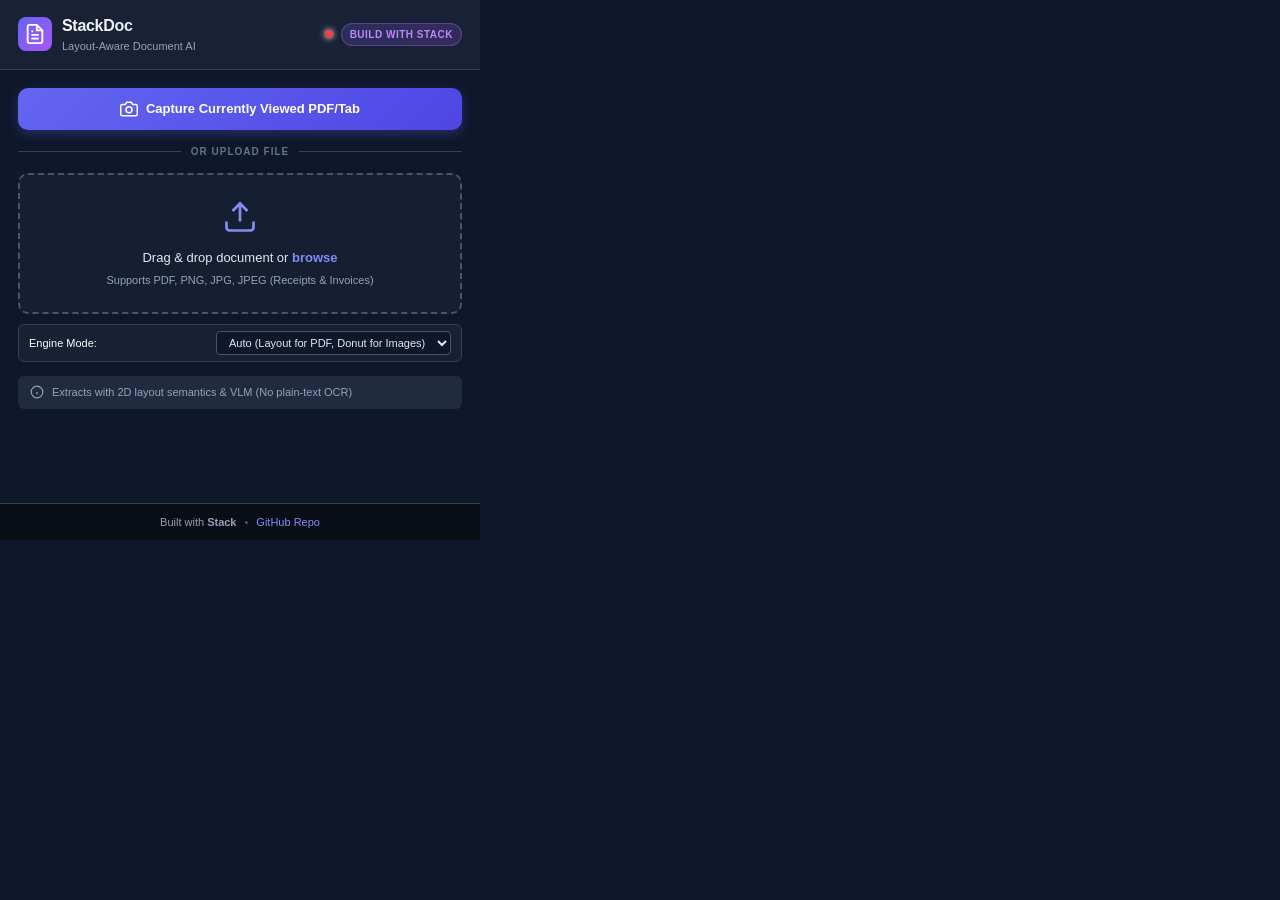
<file: extension/popup.html>
<!DOCTYPE html>
<html lang="en">
<head>
  <meta charset="UTF-8">
  <meta name="viewport" content="width=device-width, initial-scale=1.0">
  <title>StackDoc - Layout-Aware AI</title>
  <link rel="stylesheet" href="popup.css">
</head>
<body>
  <div class="app-container">
    <!-- Top Header & Branding -->
    <header class="app-header">
      <div class="brand">
        <div class="brand-icon">
          <svg width="22" height="22" viewBox="0 0 24 24" fill="none" stroke="currentColor" stroke-width="2">
            <path d="M14 2H6a2 2 0 0 0-2 2v16a2 2 0 0 0 2 2h12a2 2 0 0 0 2-2V8z"></path>
            <polyline points="14 2 14 8 20 8"></polyline>
            <line x1="16" y1="13" x2="8" y2="13"></line>
            <line x1="16" y1="17" x2="8" y2="17"></line>
            <polyline points="10 9 9 9 8 9"></polyline>
          </svg>
        </div>
        <div>
          <h1 class="brand-title">StackDoc</h1>
          <p class="brand-subtitle">Layout-Aware Document AI</p>
        </div>
      </div>
      <div class="header-status">
        <span class="status-indicator" id="statusIndicator"></span>
        <span class="demo-pill hidden" id="demoBadge">CACHED DEMO</span>
        <span class="engine-pill hidden" id="engineBadge">Donut</span>
        <span class="sponsor-pill">Build with Stack</span>
      </div>
    </header>

    <!-- Main Content Area -->
    <main class="content-body">
      
      <!-- Upload & Capture Section -->
      <section id="inputSection" class="input-section">
        <!-- Tab Capture Card -->
        <button id="captureTabBtn" class="btn-capture">
          <svg width="18" height="18" viewBox="0 0 24 24" fill="none" stroke="currentColor" stroke-width="2">
            <path d="M23 19a2 2 0 0 1-2 2H3a2 2 0 0 1-2-2V8a2 2 0 0 1 2-2h4l2-3h6l2 3h4a2 2 0 0 1 2 2z"></path>
            <circle cx="12" cy="13" r="4"></circle>
          </svg>
          Capture Currently Viewed PDF/Tab
        </button>

        <div class="divider">
          <span>OR UPLOAD FILE</span>
        </div>

        <!-- Drag & Drop Zone -->
        <div id="dropZone" class="drop-zone">
          <svg class="upload-icon" width="36" height="36" viewBox="0 0 24 24" fill="none" stroke="currentColor" stroke-width="1.8">
            <path d="M21 15v4a2 2 0 0 1-2 2H5a2 2 0 0 1-2-2v-4"></path>
            <polyline points="17 8 12 3 7 8"></polyline>
            <line x1="12" y1="3" x2="12" y2="15"></line>
          </svg>
          <p class="drop-text">Drag & drop document or <strong>browse</strong></p>
          <p class="drop-subtext">Supports PDF, PNG, JPG, JPEG (Receipts & Invoices)</p>
          <input type="file" id="fileInput" accept=".pdf,.png,.jpg,.jpeg,.webp" class="file-input">
        </div>

        <!-- Mode Selector -->
        <div class="mode-selector-row">
          <label for="modeSelect">Engine Mode:</label>
          <select id="modeSelect" class="mode-select">
            <option value="auto" selected>Auto (Layout for PDF, Donut for Images)</option>
            <option value="donut">Donut VLM (Neural Transformer)</option>
            <option value="layout">Layout Engine (Coordinate-based PDF)</option>
          </select>
        </div>

        <!-- Backend notice -->
        <div class="info-banner">
          <svg width="14" height="14" viewBox="0 0 24 24" fill="none" stroke="currentColor" stroke-width="2">
            <circle cx="12" cy="12" r="10"></circle>
            <line x1="12" y1="16" x2="12" y2="12"></line>
            <line x1="12" y1="8" x2="12.01" y2="8"></line>
          </svg>
          <span>Extracts with 2D layout semantics & VLM (No plain-text OCR)</span>
        </div>
      </section>

      <!-- Loading State -->
      <section id="loadingSection" class="loading-section hidden">
        <div class="spinner"></div>
        <h3 id="loadingTitle">Analyzing 2D Layout & Text...</h3>
        <p id="loadingSubtitle">Running Document Understanding Engine</p>
        <div class="progress-bar-container">
          <div class="progress-bar-fill" id="progressBarFill"></div>
        </div>
      </section>

      <!-- Error State -->
      <section id="errorSection" class="error-section hidden">
        <div class="error-icon">!</div>
        <h3 id="errorTitle">Parsing Failed</h3>
        <p id="errorMessage">Unable to connect to backend.</p>
        <button id="retryBtn" class="btn-secondary">Try Again</button>
      </section>

      <!-- Results Display Section -->
      <section id="resultSection" class="result-section hidden">
        <!-- Quick Summary Bar -->
        <div class="summary-grid">
          <div class="metric-card">
            <span class="metric-label">Vendor</span>
            <span class="metric-value" id="resVendor">-</span>
          </div>
          <div class="metric-card">
            <span class="metric-label">Date</span>
            <span class="metric-value" id="resDate">-</span>
          </div>
          <div class="metric-card highlight">
            <span class="metric-label">Total Amount</span>
            <span class="metric-value total" id="resTotal">$0.00</span>
          </div>
          <div class="metric-card">
            <span class="metric-label">Confidence</span>
            <span class="metric-value" id="resConfidence">100%</span>
          </div>
        </div>

        <!-- 2D Layout Canvas Overlay (Digital PDFs) -->
        <div id="layoutBoxContainer" class="section-block hidden">
          <div class="block-header">
            <h3>2D Layout Coordinate Boxes</h3>
            <button id="toggleBoxesBtn" class="btn-sm">Hide Overlay</button>
          </div>
          <div class="canvas-wrapper">
            <canvas id="layoutCanvas" width="420" height="200"></canvas>
          </div>
        </div>

        <!-- Line Items Table -->
        <div class="section-block">
          <div class="block-header">
            <h3>Line Items</h3>
            <span class="items-badge" id="itemsCountBadge">0 items</span>
          </div>
          <div class="table-responsive">
            <table class="data-table" id="lineItemsTable">
              <thead>
                <tr>
                  <th>#</th>
                  <th>Description</th>
                  <th>Qty</th>
                  <th>Unit</th>
                  <th>Total</th>
                </tr>
              </thead>
              <tbody id="lineItemsBody">
                <!-- Dynamically populated -->
              </tbody>
            </table>
          </div>
        </div>

        <!-- Breakdown Meta -->
        <div class="section-block metadata-grid">
          <div class="meta-item">
            <span>Subtotal:</span>
            <strong id="resSubtotal">-</strong>
          </div>
          <div class="meta-item">
            <span>Tax:</span>
            <strong id="resTax">-</strong>
          </div>
          <div class="meta-item">
            <span>Payment:</span>
            <strong id="resPayment">-</strong>
          </div>
          <div class="meta-item">
            <span>Latency:</span>
            <strong id="resTime">-</strong>
          </div>
        </div>

        <!-- JSON Viewer Accordion -->
        <details class="json-accordion">
          <summary>
            <span>View Cleaned JSON Structure</span>
            <span class="accordion-arrow">▼</span>
          </summary>
          <div class="json-content-wrapper">
            <button id="copyJsonBtn" class="btn-copy">Copy JSON</button>
            <pre id="jsonPreview">{}</pre>
          </div>
        </details>

        <!-- Actions -->
        <div class="actions-row">
          <button id="parseAnotherBtn" class="btn-primary">Parse Another Document</button>
        </div>
      </section>

    </main>

    <!-- Footer with Sponsor Attribution -->
    <footer class="app-footer">
      <span>Built with <strong>Stack</strong></span>
      <span class="footer-dot">•</span>
      <a href="https://github.com/anything14907-byte" target="_blank" class="footer-link">GitHub Repo</a>
    </footer>
  </div>

  <script src="popup.js"></script>
</body>
</html>
</file>
<file: extension/popup.css>
:root {
  --primary: #6366f1;
  --primary-hover: #4f46e5;
  --primary-light: #eef2ff;
  --accent: #10b981;
  --bg: #0f172a;
  --card-bg: #1e293b;
  --card-border: #334155;
  --text-main: #f8fafc;
  --text-muted: #94a3b8;
  --danger: #ef4444;
  --radius: 10px;
}

* {
  box-sizing: border-box;
  margin: 0;
  padding: 0;
  font-family: -apple-system, BlinkMacSystemFont, "Segoe UI", Roboto, Helvetica, Arial, sans-serif;
}

body {
  width: 480px;
  min-height: 540px;
  background-color: var(--bg);
  color: var(--text-main);
  font-size: 13px;
  line-height: 1.5;
}

.app-container {
  display: flex;
  flex-direction: column;
  min-height: 540px;
}

/* Header */
.app-header {
  display: flex;
  justify-content: space-between;
  align-items: center;
  padding: 14px 18px;
  background: #182234;
  border-bottom: 1px solid var(--card-border);
}

.brand {
  display: flex;
  align-items: center;
  gap: 10px;
}

.brand-icon {
  background: linear-gradient(135deg, #6366f1, #a855f7);
  padding: 6px;
  border-radius: 8px;
  display: flex;
  align-items: center;
  justify-content: center;
  color: #fff;
}

.brand-title {
  font-size: 16px;
  font-weight: 700;
  letter-spacing: -0.3px;
  background: linear-gradient(135deg, #ffffff, #cbd5e1);
  -webkit-background-clip: text;
  -webkit-text-fill-color: transparent;
}

.brand-subtitle {
  font-size: 11px;
  color: var(--text-muted);
}

.header-status {
  display: flex;
  align-items: center;
  gap: 8px;
}

.status-indicator {
  width: 8px;
  height: 8px;
  border-radius: 50%;
  background-color: #eab308; /* yellow pending */
  box-shadow: 0 0 6px currentColor;
  transition: background-color 0.3s;
}

.status-indicator.online {
  background-color: #22c55e;
}

.status-indicator.offline {
  background-color: #ef4444;
}

.demo-pill {
  font-size: 9px;
  font-weight: 700;
  text-transform: uppercase;
  letter-spacing: 0.5px;
  padding: 2px 6px;
  border-radius: 12px;
  background: rgba(245, 158, 11, 0.2);
  border: 1px solid #f59e0b;
  color: #fbbf24;
}

.engine-pill {
  font-size: 9px;
  font-weight: 700;
  text-transform: uppercase;
  letter-spacing: 0.5px;
  padding: 2px 6px;
  border-radius: 12px;
  background: rgba(14, 165, 233, 0.2);
  border: 1px solid #0ea5e9;
  color: #38bdf8;
}

.sponsor-pill {
  font-size: 10px;
  font-weight: 600;
  text-transform: uppercase;
  letter-spacing: 0.5px;
  padding: 3px 8px;
  border-radius: 20px;
  background: linear-gradient(135deg, rgba(99, 102, 241, 0.2), rgba(168, 85, 247, 0.2));
  border: 1px solid rgba(168, 85, 247, 0.4);
  color: #c084fc;
}

.mode-selector-row {
  display: flex;
  align-items: center;
  justify-content: space-between;
  margin-top: 10px;
  padding: 6px 10px;
  background: rgba(30, 41, 59, 0.6);
  border-radius: 6px;
  border: 1px solid var(--card-border);
  font-size: 11px;
}

.mode-select {
  background: #0f172a;
  color: #e2e8f0;
  border: 1px solid #475569;
  padding: 4px 8px;
  border-radius: 4px;
  font-size: 11px;
  outline: none;
  cursor: pointer;
}

.canvas-wrapper {
  background: #090d16;
  border: 1px solid #334155;
  border-radius: 6px;
  padding: 4px;
  overflow: hidden;
  text-align: center;
}

#layoutCanvas {
  max-width: 100%;
  height: auto;
  display: block;
  margin: 0 auto;
}

.btn-sm {
  background: #334155;
  color: #cbd5e1;
  border: none;
  font-size: 10px;
  padding: 3px 8px;
  border-radius: 4px;
  cursor: pointer;
}

.btn-sm:hover {
  background: #475569;
  color: #fff;
}

/* Main Body */
.content-body {
  padding: 18px;
  flex: 1;
}

.hidden {
  display: none !important;
}

/* Capture & Upload */
.btn-capture {
  width: 100%;
  padding: 12px;
  display: flex;
  align-items: center;
  justify-content: center;
  gap: 8px;
  background: linear-gradient(135deg, var(--primary), var(--primary-hover));
  color: white;
  border: none;
  border-radius: var(--radius);
  font-size: 13px;
  font-weight: 600;
  cursor: pointer;
  transition: transform 0.15s, opacity 0.2s;
  box-shadow: 0 4px 12px rgba(99, 102, 241, 0.3);
}

.btn-capture:hover {
  opacity: 0.95;
  transform: translateY(-1px);
}

.btn-capture:active {
  transform: translateY(0);
}

.divider {
  display: flex;
  align-items: center;
  text-align: center;
  margin: 14px 0;
  color: #64748b;
  font-size: 10px;
  font-weight: 700;
  letter-spacing: 1px;
}

.divider::before,
.divider::after {
  content: '';
  flex: 1;
  border-bottom: 1px solid #334155;
}

.divider span {
  padding: 0 10px;
}

/* Drop Zone */
.drop-zone {
  border: 2px dashed #475569;
  border-radius: var(--radius);
  padding: 24px 16px;
  text-align: center;
  cursor: pointer;
  background: rgba(30, 41, 59, 0.5);
  transition: all 0.2s ease;
  position: relative;
}

.drop-zone:hover, .drop-zone.dragover {
  border-color: var(--primary);
  background: rgba(99, 102, 241, 0.08);
}

.upload-icon {
  color: #818cf8;
  margin-bottom: 8px;
}

.drop-text {
  font-weight: 500;
  color: #e2e8f0;
}

.drop-text strong {
  color: #818cf8;
}

.drop-subtext {
  font-size: 11px;
  color: var(--text-muted);
  margin-top: 4px;
}

.file-input {
  position: absolute;
  top: 0;
  left: 0;
  width: 100%;
  height: 100%;
  opacity: 0;
  cursor: pointer;
}

.info-banner {
  display: flex;
  align-items: center;
  gap: 8px;
  margin-top: 14px;
  padding: 8px 12px;
  background: rgba(51, 65, 85, 0.5);
  border-radius: 6px;
  font-size: 11px;
  color: #94a3b8;
}

/* Loading State */
.loading-section {
  text-align: center;
  padding: 40px 10px;
}

.spinner {
  width: 44px;
  height: 44px;
  border: 4px solid #334155;
  border-top-color: var(--primary);
  border-radius: 50%;
  animation: spin 1s linear infinite;
  margin: 0 auto 16px auto;
}

@keyframes spin {
  to { transform: rotate(360deg); }
}

.progress-bar-container {
  width: 80%;
  height: 6px;
  background: #334155;
  border-radius: 3px;
  margin: 18px auto 0 auto;
  overflow: hidden;
}

.progress-bar-fill {
  width: 60%;
  height: 100%;
  background: linear-gradient(90deg, #6366f1, #a855f7);
  border-radius: 3px;
  animation: pulse-bar 2s infinite ease-in-out;
}

@keyframes pulse-bar {
  0% { transform: translateX(-100%); width: 40%; }
  50% { transform: translateX(50%); width: 80%; }
  100% { transform: translateX(200%); width: 40%; }
}

/* Error State */
.error-section {
  text-align: center;
  padding: 30px 10px;
}

.error-icon {
  width: 36px;
  height: 36px;
  line-height: 36px;
  background: #ef4444;
  color: white;
  border-radius: 50%;
  font-weight: bold;
  font-size: 20px;
  margin: 0 auto 12px;
}

/* Results Display */
.summary-grid {
  display: grid;
  grid-template-columns: repeat(2, 1fr);
  gap: 10px;
  margin-bottom: 14px;
}

.metric-card {
  background: var(--card-bg);
  border: 1px solid var(--card-border);
  padding: 10px 12px;
  border-radius: 8px;
}

.metric-card.highlight {
  border-color: #6366f1;
  background: linear-gradient(135deg, rgba(99, 102, 241, 0.15), rgba(30, 41, 59, 0.8));
}

.metric-label {
  display: block;
  font-size: 10px;
  text-transform: uppercase;
  color: var(--text-muted);
  font-weight: 600;
  letter-spacing: 0.5px;
}

.metric-value {
  display: block;
  font-size: 14px;
  font-weight: 600;
  color: #f8fafc;
  margin-top: 2px;
  overflow: hidden;
  text-overflow: ellipsis;
  white-space: nowrap;
}

.metric-value.total {
  font-size: 16px;
  color: #34d399;
}

/* Section Blocks */
.section-block {
  background: var(--card-bg);
  border: 1px solid var(--card-border);
  border-radius: 8px;
  padding: 12px;
  margin-bottom: 12px;
}

.block-header {
  display: flex;
  justify-content: space-between;
  align-items: center;
  margin-bottom: 10px;
}

.block-header h3 {
  font-size: 12px;
  font-weight: 600;
  text-transform: uppercase;
  letter-spacing: 0.5px;
  color: #cbd5e1;
}

.items-badge {
  font-size: 10px;
  background: #334155;
  color: #94a3b8;
  padding: 2px 6px;
  border-radius: 12px;
}

/* Data Table */
.table-responsive {
  max-height: 150px;
  overflow-y: auto;
}

.data-table {
  width: 100%;
  border-collapse: collapse;
  font-size: 11px;
}

.data-table th {
  text-align: left;
  padding: 6px 8px;
  background: #0f172a;
  color: #94a3b8;
  font-weight: 600;
  position: sticky;
  top: 0;
}

.data-table td {
  padding: 6px 8px;
  border-bottom: 1px solid #334155;
  color: #e2e8f0;
}

.data-table tr:last-child td {
  border-bottom: none;
}

.data-table td:nth-child(3),
.data-table td:nth-child(4),
.data-table td:nth-child(5) {
  text-align: right;
}

.data-table th:nth-child(3),
.data-table th:nth-child(4),
.data-table th:nth-child(5) {
  text-align: right;
}

/* Metadata Grid */
.metadata-grid {
  display: grid;
  grid-template-columns: repeat(2, 1fr);
  gap: 8px;
  font-size: 11px;
}

.meta-item {
  display: flex;
  justify-content: space-between;
  padding: 4px 0;
  border-bottom: 1px dashed #334155;
}

.meta-item span {
  color: var(--text-muted);
}

.meta-item strong {
  color: #e2e8f0;
}

/* Accordion */
.json-accordion {
  background: var(--card-bg);
  border: 1px solid var(--card-border);
  border-radius: 8px;
  margin-bottom: 12px;
  overflow: hidden;
}

.json-accordion summary {
  padding: 10px 12px;
  cursor: pointer;
  font-size: 11px;
  font-weight: 600;
  color: #94a3b8;
  display: flex;
  justify-content: space-between;
  align-items: center;
  user-select: none;
}

.json-accordion summary:hover {
  color: #f8fafc;
}

.json-content-wrapper {
  position: relative;
  background: #090d16;
  padding: 10px;
  max-height: 160px;
  overflow-y: auto;
}

.btn-copy {
  position: absolute;
  top: 8px;
  right: 8px;
  background: #334155;
  color: #f8fafc;
  border: none;
  font-size: 10px;
  padding: 4px 8px;
  border-radius: 4px;
  cursor: pointer;
}

.btn-copy:hover {
  background: #475569;
}

#jsonPreview {
  font-family: ui-monospace, SFMono-Regular, Menlo, Monaco, Consolas, monospace;
  font-size: 10px;
  color: #38bdf8;
  white-space: pre-wrap;
  word-break: break-all;
}

/* Buttons */
.btn-primary {
  width: 100%;
  padding: 10px;
  background: var(--primary);
  color: white;
  border: none;
  border-radius: var(--radius);
  font-weight: 600;
  font-size: 12px;
  cursor: pointer;
  transition: background 0.2s;
}

.btn-primary:hover {
  background: var(--primary-hover);
}

.btn-secondary {
  padding: 8px 16px;
  background: #334155;
  color: white;
  border: none;
  border-radius: var(--radius);
  font-weight: 500;
  font-size: 12px;
  cursor: pointer;
  margin-top: 10px;
}

/* Footer */
.app-footer {
  padding: 10px 18px;
  background: #090d16;
  border-top: 1px solid var(--card-border);
  display: flex;
  align-items: center;
  justify-content: center;
  gap: 8px;
  font-size: 11px;
  color: var(--text-muted);
}

.footer-link {
  color: #818cf8;
  text-decoration: none;
}

.footer-link:hover {
  text-decoration: underline;
}

.footer-dot {
  color: #475569;
}
</file>
